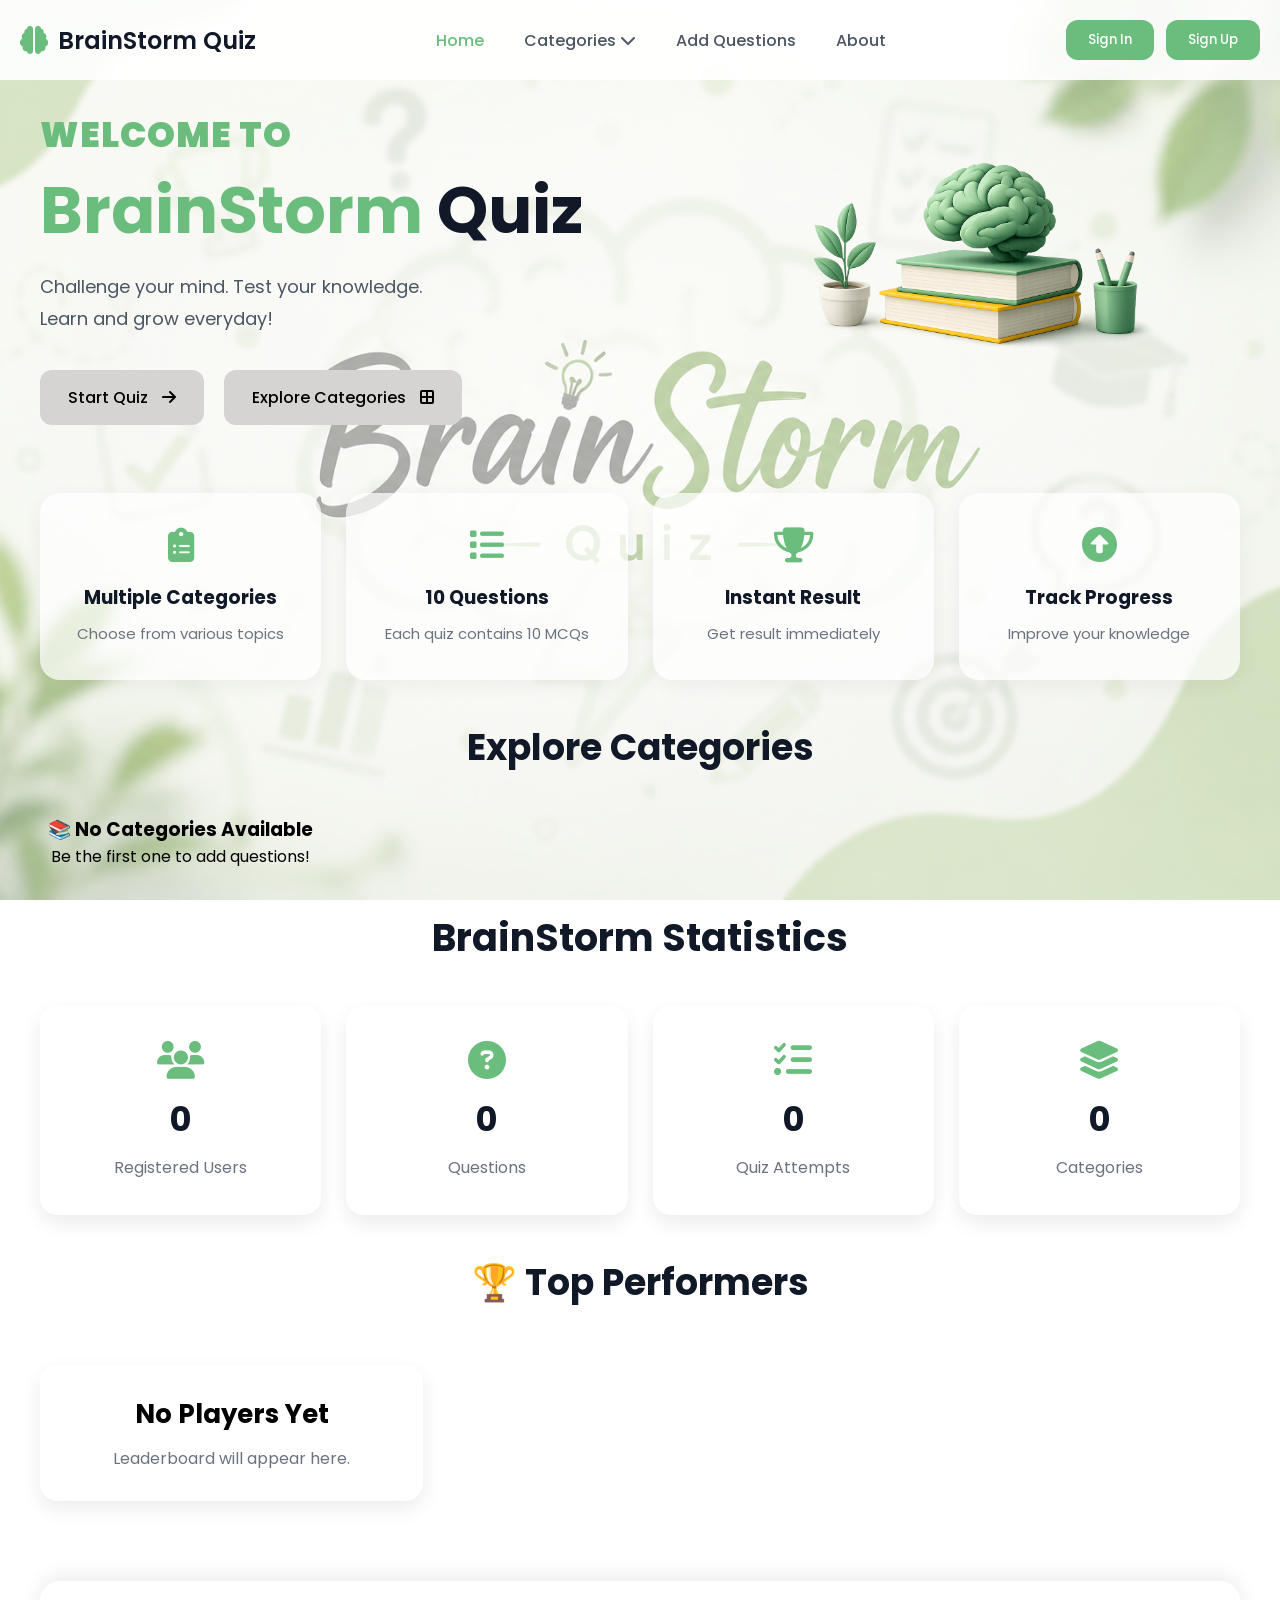
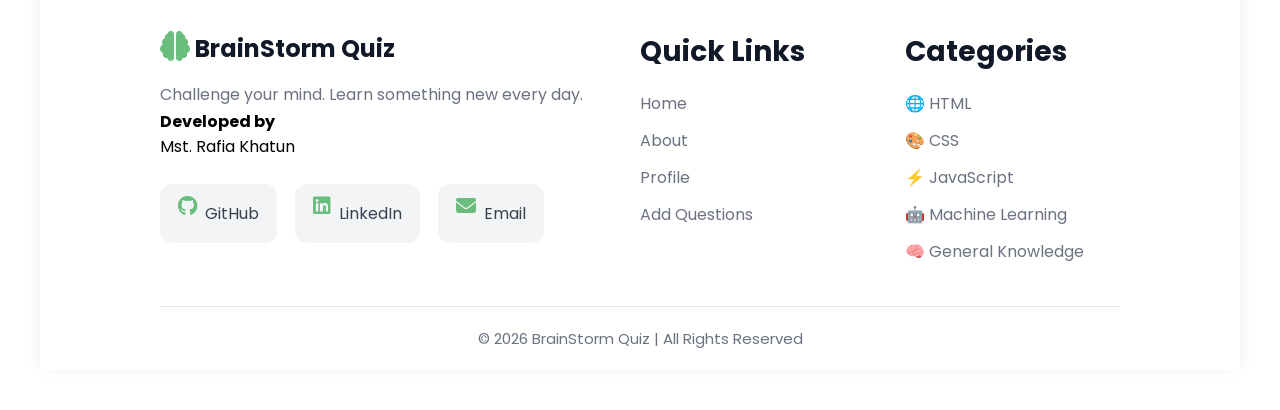
<file: index.html>
<!DOCTYPE html>
<html lang="en-US">
    <head>
        <meta charset="UTF-8">
        <meta name="viewport" content="width=device-width, initial-scale=1.0">
        <title>BrainStorm Quiz</title>
        <link rel="stylesheet" href="style.css">
        <!-- Google Font -->
        <link href="https://fonts.googleapis.com/css2?family=Poppins:wght@300;400;500;600;700&display=swap" rel="stylesheet">

        <!-- Font Awesome -->
        <link rel="stylesheet" href="https://cdnjs.cloudflare.com/ajax/libs/font-awesome/6.5.1/css/all.min.css">    
    </head>

    <body>
        <nav class="navbar">
            <div class="logo">
                <i class="fa-solid fa-brain"></i>
                <h2>BrainStorm Quiz</h2>
            </div>

            <button class="menu-toggle" id="menuToggle">
                <i class="fa-solid fa-bars"></i>
            </button>

            <ul class="nav-links" id="navLinks">
                <li><a href="index.html" class="home">Home</a></li>

                <li class="dropdown"><a href="#"> Categories <i class="fa-solid fa-chevron-down"></i> </a>
                    <ul class="dropdown-menu">
                        <li><a data-category="HTML">HTML</a></li>
                        <li><a data-category="CSS">CSS</a></li>
                        <li><a data-category="JavaScript">JavaScript</a></li>
                        <li><a data-category="Machine Learning">Machine Learning</a></li>
                        <li><a data-category="General Knowledge">General Knowledge</a></li>
                    </ul>
                </li>

                <li id="quizNav" style="display:none;"> <a href="#">Quiz</a> </li>
                <li><a href="add question/add-questions.html" class="signLink">Add Questions</a></li>
                <li id="profileNav" style="display:none;"><a href="profile/profile.html">Profile </a></li>
                <li><a href="about/about.html">About</a></li>
            </ul>

            <div class="nav-btn" id="navButtons">
                <a href="sign-up-in page/login.html">
                <button class="sign-in">Sign In</button>
                </a>

                <a href="sign-up-in page/register.html">
                <button class="sign-in">Sign Up</button>
                </a>
            </div>
        </nav>

        <section class="hero">
            <div class="hero-text">
                <p class="wlc">WELCOME TO</p>
                <h1><span>BrainStorm</span> Quiz</h1>
                <p class="dscrpt">Challenge your mind. Test your knowledge. <br>
                    Learn and grow everyday!
                </p>

                <div class="hero-btns">
                    <button class="start-btn signLink">Start Quiz <i class="fa-solid fa-arrow-right"></i></button>
                    <button class="explore-btn signLink">Explore Categories <i class="fa-solid fa-border-all"></i></button>
                </div>
            </div>

            <div class="hero-image">
                <img src="brain.png" alt="Brain Image">
            </div>
        </section>        

        <section class="features">
            <div class="card">
                <i class="fa-solid fa-clipboard-list"></i>
                <h3>Multiple Categories</h3>
                <p>Choose from various topics</p>
            </div>

            <div class="card">
                <i class="fa-solid fa-list"></i>
                <h3>10 Questions</h3>
                <p>Each quiz contains 10 MCQs</p>
            </div>

            <div class="card">
                <i class="fa-solid fa-trophy"></i>
                <h3>Instant Result</h3>
                <p>Get result immediately</p>
            </div>            

            <div class="card">
                <i class="fa-solid fa-circle-up"></i>
                <h3>Track Progress</h3>
                <p>Improve your knowledge</p>
            </div>
        </section>

        <section class="categories-preview">
            <h2>Explore Categories</h2>
            <div id="categoryCards" class="category-grid"></div>
        </section>         

        <section class="stats">
            <h2>
                BrainStorm Statistics
            </h2>

            <div class="stats-grid">
                <div class="stat-card">
                    <i class="fa-solid fa-users"></i>

                    <h3 id="totalUsers">
                        0
                    </h3>

                    <p>
                        Registered Users
                    </p>
                </div>

                <div class="stat-card">
                    <i class="fa-solid fa-circle-question"></i>
                    <h3 id="totalQuestions">
                        0
                    </h3>

                    <p>
                        Questions
                    </p>
                </div>

                <div class="stat-card">
                    <i class="fa-solid fa-list-check"></i>
                    <h3 id="totalAttempts">
                        0
                    </h3>

                    <p>
                        Quiz Attempts
                    </p>
                </div>

                <div class="stat-card">
                    <i class="fa-solid fa-layer-group"></i>
                    <h3 id="totalCategories">
                        0
                    </h3>

                    <p>
                        Categories
                    </p>
                </div>
            </div>
        </section>

        <section class="top-performers">
            <h2>
                🏆 Top Performers
            </h2>
            <div id="homeLeaderboard"></div>
        </section>
        
        <footer class="footer">
            <div class="footer-content">
                <div class="footer-logo">
                    <div class="inline">
                        <i class="fa-solid fa-brain"></i>
                        <h2>BrainStorm Quiz</h2>
                    </div>

                    <p>
                        Challenge your mind.
                        Learn something new every day.
                    </p>

                    <h4>Developed by</h4>
                    Mst. Rafia Khatun 

                    <div class="footer-social">
                        <a href="https://github.com/rafia419" target="_blank" >
                            <i class="fa-brands fa-github"></i>
                            GitHub
                        </a>

                        <a href="https://www.linkedin.com/in/mst-rafia-khatun-811391426" target="_blank">
                            <i class="fa-brands fa-linkedin"></i>
                            LinkedIn
                        </a>

                        <a
                            href="mailto:mstrafiakhatun419@gmail.com"
                        >
                            <i class="fa-solid fa-envelope"></i>
                            Email
                        </a>

                    </div> 
                </div>

                <div class="footer-links">
                    <h3>Quick Links</h3>
                    <a href="index.html">Home</a>
                    <a href="about/about.html">About</a>
                    <a href="profile/profile.html">Profile</a>
                    <a href="add question/add-questions.html">Add Questions</a>
                </div>

                <div class="footer-contact">
                    <h3>Categories</h3>
                    <p>🌐 HTML</p>
                    <p>🎨 CSS</p>
                    <p>⚡ JavaScript</p>
                    <p>🤖 Machine Learning</p>
                    <p>🧠 General Knowledge</p>
                </div>
            </div>

            <div class="footer-bottom">
                © <span id="year"></span> BrainStorm Quiz | All Rights Reserved
            </div>
        </footer>

        <button id="topBtn">
            <i class="fa-solid fa-arrow-up"></i>
        </button>

        <script src="homepg.js"></script>
        <script src="js/auth.js"></script>
        <script src="js/category-dropdown.js"></script>
        <script src="js/quiz-navigation.js"></script>
    </body>
</html>
</file>
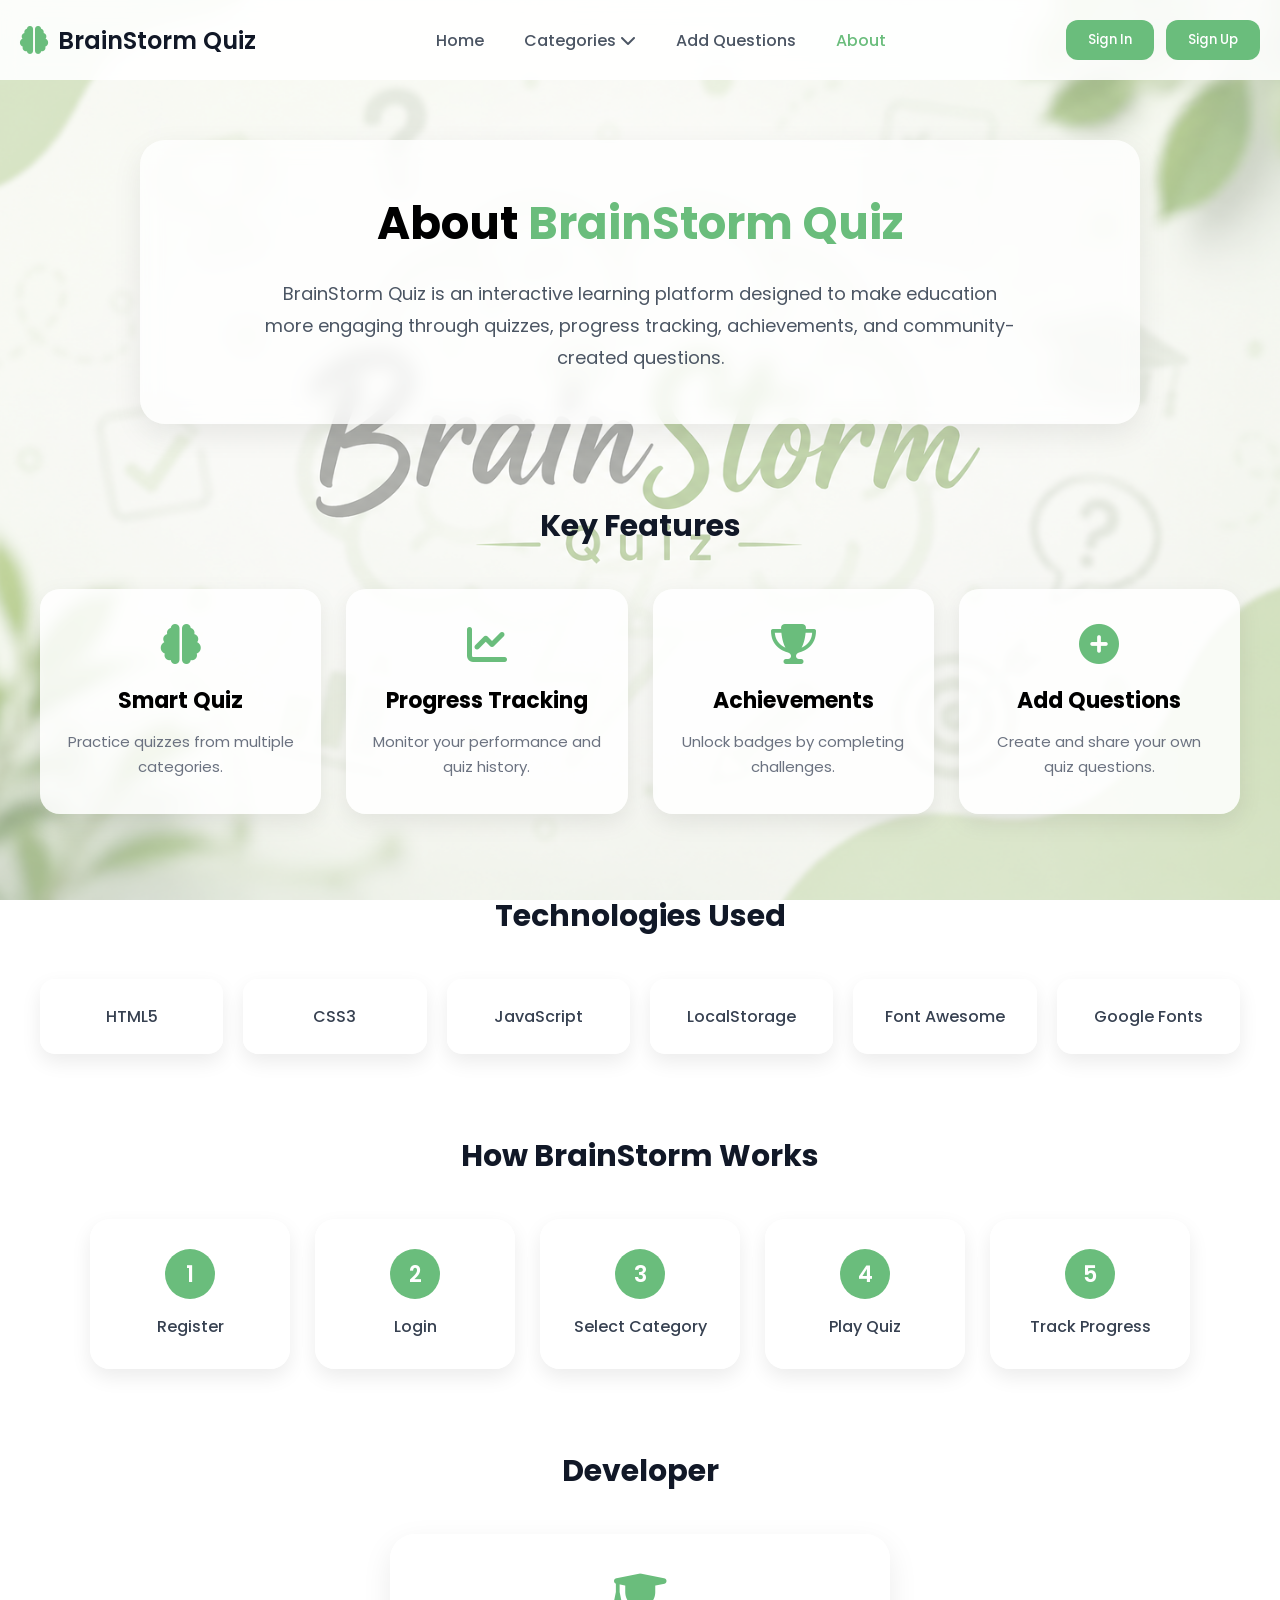
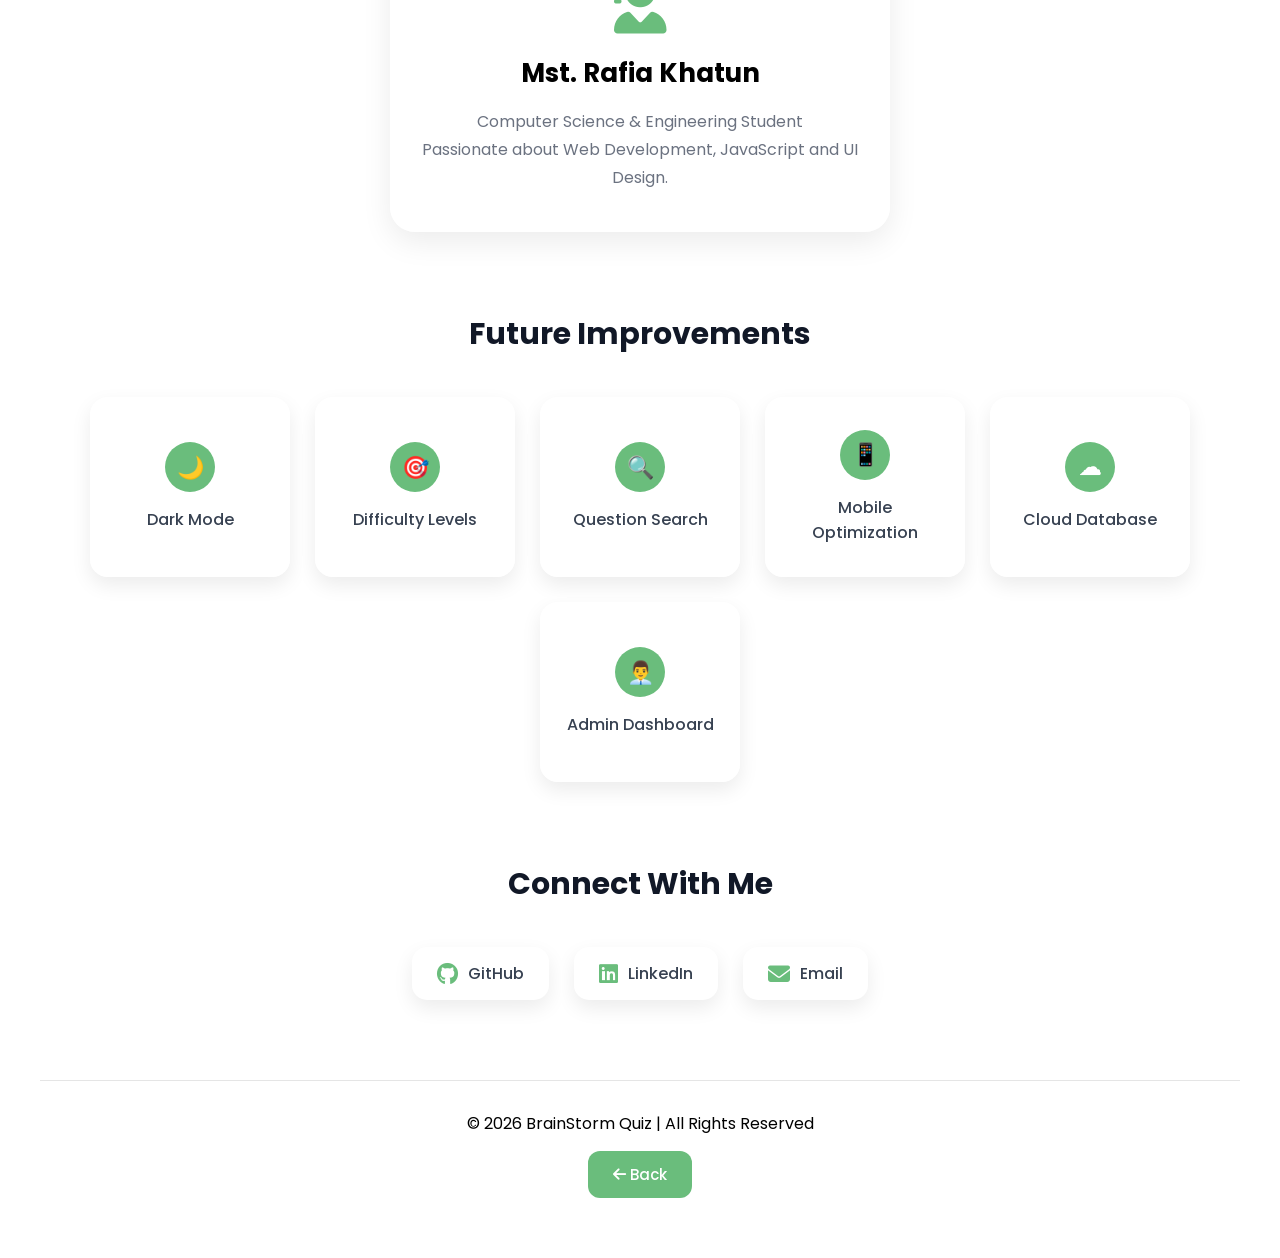
<file: about/about.html>
<!DOCTYPE html>
<html lang="en-US">

<head>

    <meta charset="UTF-8">

    <meta
        name="viewport"
        content="width=device-width, initial-scale=1.0"
    >

    <title>
        About | BrainStorm Quiz
    </title>

    <link
        rel="stylesheet"
        href="about.css"
    >

    <!-- Google Font -->
    <link
        href="https://fonts.googleapis.com/css2?family=Poppins:wght@300;400;500;600;700&display=swap"
        rel="stylesheet"
    >

    <!-- Font Awesome -->
    <link
        rel="stylesheet"
        href="https://cdnjs.cloudflare.com/ajax/libs/font-awesome/6.5.1/css/all.min.css"
    >

</head>

<body>

        <nav class="navbar">
            <div class="logo">
                <i class="fa-solid fa-brain"></i>
                <h2>BrainStorm Quiz</h2>
            </div>

            <button class="menu-toggle" id="menuToggle">
                <i class="fa-solid fa-bars"></i>
            </button>

            <ul class="nav-links" id="navLinks">
                <li><a href="../index.html">Home</a></li>

                <li class="dropdown"><a href="#"> Categories <i class="fa-solid fa-chevron-down"></i> </a>
                    <ul class="dropdown-menu">
                        <li><a data-category="HTML">HTML</a></li>
                        <li><a data-category="CSS">CSS</a></li>
                        <li><a data-category="JavaScript">JavaScript</a></li>
                        <li><a data-category="Machine Learning">Machine Learning</a></li>
                        <li><a data-category="General Knowledge">General Knowledge</a></li>
                        <li class="mobile-user"><a href="#" onclick="logout()"><i class="fa-solid fa-right-from-bracket"></i>Logout</a></li>
                    </ul>
                </li>

                <li><a href="../add question/add-questions.html" class="signLink">Add Questions</a></li>
                <li id="profileNav" style="display:none;"><a href="../profile/profile.html">Profile </a></li>
                <li><a href="../about/about.html" class="home">About</a></li>
            </ul>

            <div class="nav-btn" id="navButtons">
                <a href="../sign-up-in page/login.html">
                <button class="sign-in">Sign In</button>
                </a>

                <a href="../sign-up-in page/register.html">
                <button class="sign-in">Sign Up</button>
                </a>
            </div>
        </nav>
    <section class="about-hero">

        <h1>
            About
            <span>
                BrainStorm Quiz
            </span>
        </h1>

        <p>

            BrainStorm Quiz is an interactive learning platform
            designed to make education more engaging through
            quizzes, progress tracking, achievements, and
            community-created questions.

        </p>

    </section>


    <section class="about-features">

        <h2>
            Key Features
        </h2>

        <div class="feature-grid">

            <div class="feature-card">

                <i class="fa-solid fa-brain"></i>

                <h3>
                    Smart Quiz
                </h3>

                <p>
                    Practice quizzes from multiple categories.
                </p>

            </div>

            <div class="feature-card">

                <i class="fa-solid fa-chart-line"></i>

                <h3>
                    Progress Tracking
                </h3>

                <p>
                    Monitor your performance and quiz history.
                </p>

            </div>

            <div class="feature-card">

                <i class="fa-solid fa-trophy"></i>

                <h3>
                    Achievements
                </h3>

                <p>
                    Unlock badges by completing challenges.
                </p>

            </div>

            <div class="feature-card">

                <i class="fa-solid fa-circle-plus"></i>

                <h3>
                    Add Questions
                </h3>

                <p>
                    Create and share your own quiz questions.
                </p>

            </div>

        </div>

    </section>


    <section class="technology">

        <h2>
            Technologies Used
        </h2>

        <div class="tech-grid">

            <div>HTML5</div>

            <div>CSS3</div>

            <div>JavaScript</div>

            <div>LocalStorage</div>

            <div>Font Awesome</div>

            <div>Google Fonts</div>

        </div>

    </section>


    <section class="workflow">

        <h2>
            How BrainStorm Works
        </h2>

        <div class="workflow-grid">

            <div>

                <span>1</span>

                <p>
                    Register
                </p>

            </div>

            <div>

                <span>2</span>

                <p>
                    Login
                </p>

            </div>

            <div>

                <span>3</span>

                <p>
                    Select Category
                </p>

            </div>

            <div>

                <span>4</span>

                <p>
                    Play Quiz
                </p>

            </div>

            <div>

                <span>5</span>

                <p>
                    Track Progress
                </p>

            </div>

        </div>

    </section>


    <section class="developer">

        <h2>
            Developer
        </h2>

        <div class="developer-card">

            <i class="fa-solid fa-user-graduate"></i>

            <h3>
                Mst. Rafia Khatun
            </h3>

            <p>

                Computer Science & Engineering Student

            </p>

            <p>

                Passionate about Web Development,
                JavaScript and UI Design.

            </p>

        </div>

    </section>


    <section class="future">

        <h2>
            Future Improvements
        </h2>

        <div class="future-grid">

            <div>
                <span>🌙</span>
                <p>Dark Mode</p>
            </div>

            <div>
                <span>🎯</span>
                <p>Difficulty Levels</p>
            </div>

            <div>
                <span>🔍</span>
                <p>Question Search</p>
            </div>

            <div>
                <span>📱</span>
                <p>Mobile Optimization</p>
            </div>

            <div>
                <span>☁ </span>
                <p>Cloud Database</p>
            </div>

            <div>
                <span>👨‍💼</span>
                <p>Admin Dashboard</p>
            </div>

        </div>

    </section>


    <section class="connect">

        <h2>
            Connect With Me
        </h2>

        <div class="social-links">

            <a
                href="https://github.com/rafia419"
                target="_blank"
            >
                <i class="fa-brands fa-github"></i>

                GitHub
            </a>

            <a
                href="https://www.linkedin.com/in/mst-rafia-khatun-811391426"
                target="_blank"
            >
                <i class="fa-brands fa-linkedin"></i>

                LinkedIn
            </a>

            <a
                href="mailto:mstrafiakhatun419@email.com"
            >
                <i class="fa-solid fa-envelope"></i>

                Email
            </a>

        </div>

    </section>


    <section class="about-footer">
        <div class="footer-bottom">
            © <span id="year"></span> BrainStorm Quiz | All Rights Reserved
        </div>

        <button
            class="back-btn"
            onclick="history.back()"
        >

            <i class="fa-solid fa-arrow-left"></i>

            Back

        </button>


    </section>

        <script src="../js/auth.js"></script>
        <script src="../js/category-dropdown.js"></script>
        <script src="../js/quiz-navigation.js"></script>
        <script src="about.js"></script>

</body>

</html>
</file>
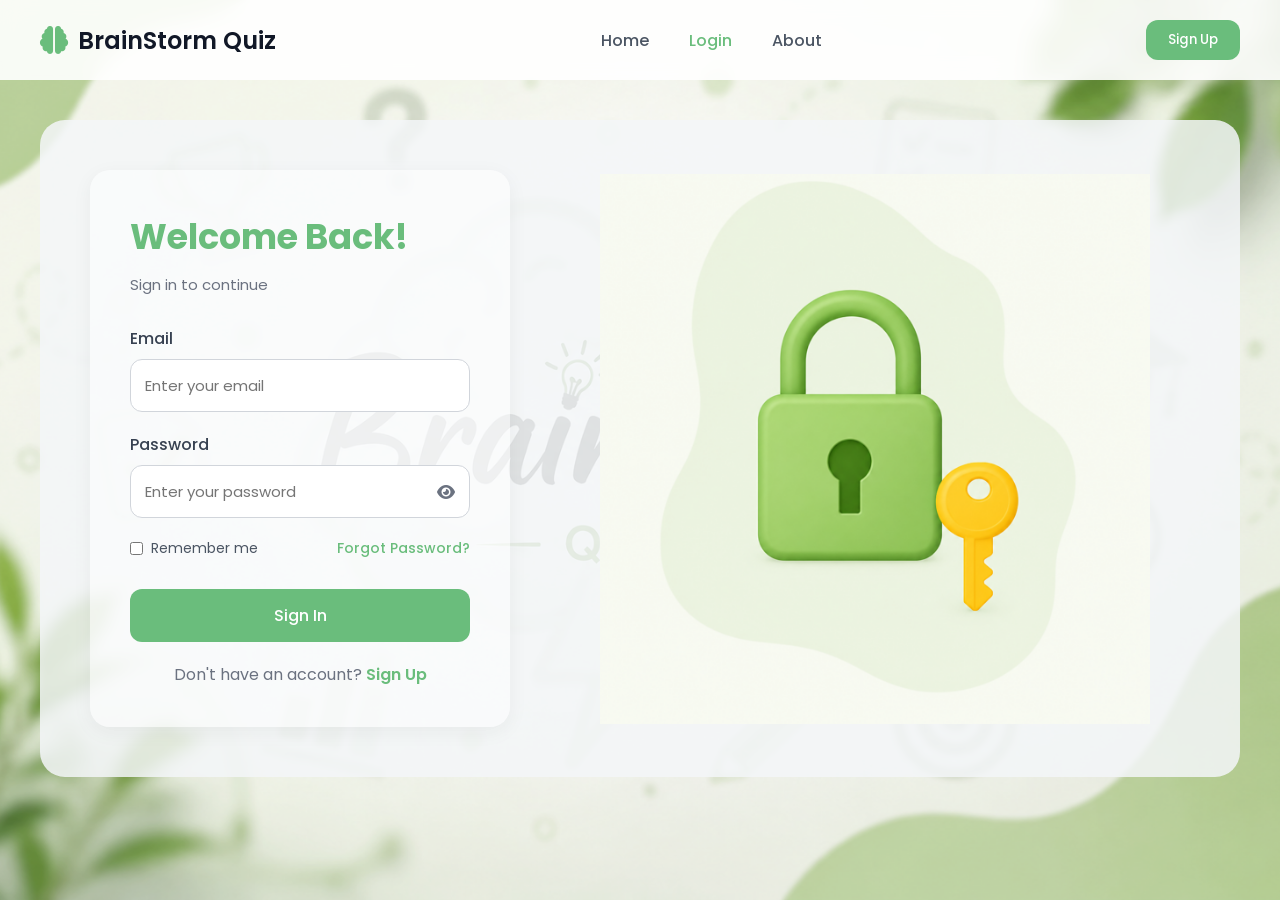
<file: add question/add-questions.html>
<!DOCTYPE html>
<html lang="en-US">

<head>
    <meta charset="UTF-8">
    <meta name="viewport" content="width=device-width, initial-scale=1.0">
    <title>BrainStorm Quiz - Add Question</title>

    <link rel="stylesheet" href="add-questions.css">

    <!-- Google Font -->
    <link href="https://fonts.googleapis.com/css2?family=Poppins:wght@300;400;500;600;700&display=swap"
        rel="stylesheet">

    <!-- Font Awesome -->
    <link rel="stylesheet"
        href="https://cdnjs.cloudflare.com/ajax/libs/font-awesome/6.5.1/css/all.min.css">
</head>

<body>
    <nav class="navbar">

        <div class="logo">
            <i class="fa-solid fa-brain"></i>
            <h2>BrainStorm Quiz</h2>
        </div>

        <button class="menu-toggle" id="menuToggle">
            <i class="fa-solid fa-bars"></i>
        </button>       

        <ul class="nav-links" id="navLinks">
            <li><a href="../index.html">Home</a></li>
            <li class="dropdown"><a href="#"> Categories <i class="fa-solid fa-chevron-down"></i> </a>
                <ul class="dropdown-menu">
                    <li><a data-category="HTML">HTML</a></li>
                    <li><a data-category="CSS">CSS</a></li>
                    <li><a data-category="JavaScript">JavaScript</a></li>
                    <li><a data-category="Machine Learning">Machine Learning</a></li>
                    <li><a data-category="General Knowledge">General Knowledge</a></li>
                    <li class="mobile-user"><a href="#" onclick="logout()"><i class="fa-solid fa-right-from-bracket"></i>Logout</a></li>
                </ul>
            </li>
            <li><a href="add-question.html" class="active">Add Questions</a></li>
            <li><a href="../profile/profile.html">Profile</a></li>
            <li><a href="../about/about.html">About</a></li>
        </ul>

        <div class="nav-btn" id="navButtons">
            <a href="../index.html">
                <button class="log-out">Log Out</button>
            </a>
        </div>

    </nav>


    <section class="main-container">

        <div class="question-form">
            <h1>Add New Question</h1>

            <form id="questionForm">

                <div class="input-box">

                    <label>Category</label>
                    <select id="category">

                        <option value="">Select Category</option>
                        <option value="HTML">HTML</option>
                        <option value="CSS">CSS</option>
                        <option value="JavaScript">JavaScript</option>
                        <option value="General Knowledge">General Knowledge</option>
                        <option value="Machine Learning">Machine Learning</option>

                    </select>

                </div>

                <div class="input-box">
                    <label>Question</label>
                    <textarea id="question"
                        placeholder="Enter your question"></textarea>
                </div>

                <div class="input-box">
                    <label>Option 1</label>
                    <input type="text" id="option1">
                </div>

                <div class="input-box">
                    <label>Option 2</label>
                    <input type="text" id="option2">
                </div>

                <div class="input-box">
                    <label>Option 3</label>
                    <input type="text" id="option3">
                </div>

                <div class="input-box">
                    <label>Option 4</label>
                    <input type="text" id="option4">
                </div>

                <div class="input-box">

                    <label>Correct Answer</label>

                    <select id="correctAnswer">
                        <option value="">Select Correct Answer</option>
                        <option value="1">Option 1</option>
                        <option value="2">Option 2</option>
                        <option value="3">Option 3</option>
                        <option value="4">Option 4</option>
                    </select>

                </div>

                <button id="submitBtn" type="submit" class="add-btn">
                    Add Question
                </button>


            </form>

        </div>

        <div class="question-list">
            <h1>My Questions</h1>
            <div id="allQuestions"></div>
        </div>
    </section>

    <script src="../js/auth.js"></script>
    <script src="../js/category-dropdown.js"></script>
    <script src="add-questions.js"></script>

</body>
</html>
</file>
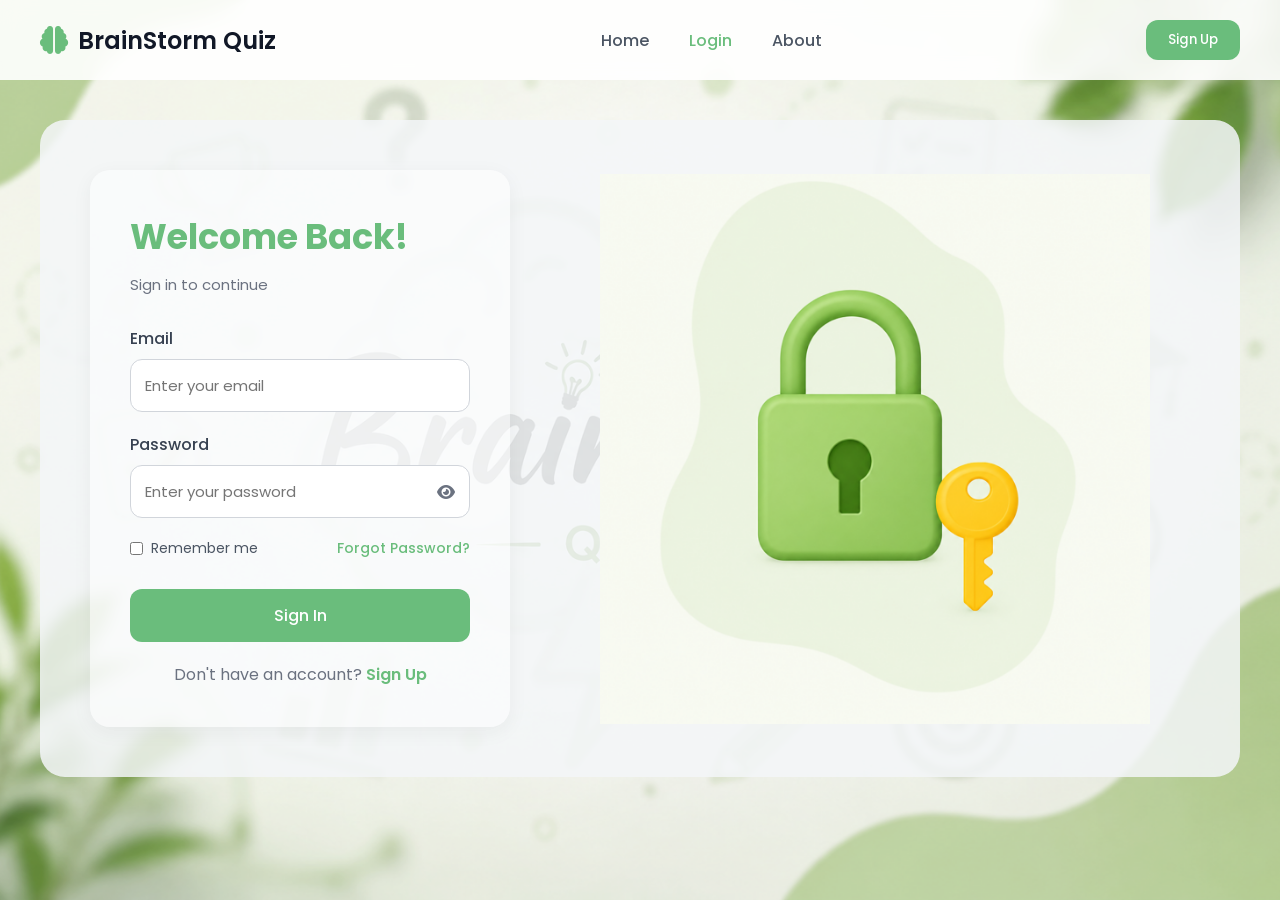
<file: profile/profile.html>
<!DOCTYPE html>
<html lang="en-US">
<head>
    <meta charset="UTF-8">
    <meta name="viewport"
    content="width=device-width, initial-scale=1.0">

    <title>
        BrainStorm Quiz - Profile
    </title>

    <link rel="stylesheet"
    href="profile.css">

    <!-- Google Font -->
    <link
    href="https://fonts.googleapis.com/css2?family=Poppins:wght@300;400;500;600;700&display=swap"
    rel="stylesheet">

    <!-- Font Awesome -->
    <link rel="stylesheet"
    href="https://cdnjs.cloudflare.com/ajax/libs/font-awesome/6.5.1/css/all.min.css">
</head>

<body>
    <!-- Navbar -->
    <nav class="navbar">
        <div class="logo">
            <i class="fa-solid fa-brain"></i>
            <h2>BrainStorm Quiz</h2>
        </div>

        <button class="menu-toggle" id="menuToggle">
            <i class="fa-solid fa-bars"></i>
        </button>        

        <ul class="nav-links" id="navLinks">
            <li><a href="../index.html">Home</a></li>
            <li class="dropdown"><a href="#"> Categories <i class="fa-solid fa-chevron-down"></i> </a>
                <ul class="dropdown-menu">
                    <li><a data-category="HTML">HTML</a></li>
                    <li><a data-category="CSS">CSS</a></li>
                    <li><a data-category="JavaScript">JavaScript</a></li>
                    <li><a data-category="Machine Learning">Machine Learning</a></li>
                    <li><a data-category="General Knowledge">General Knowledge</a></li>
                    <li class="mobile-user"><a href="#" onclick="logout()"><i class="fa-solid fa-right-from-bracket"></i>Logout</a></li>
                </ul>
            </li>
            <li><a href="../add question/add-questions.html">Add Questions</a></li>
            <li><a href="../profile/profile.html" class="active">Profile</a></li>
            <li><a href="../about/about.html">About</a></li>
        </ul>

        <div class="nav-btn" id="navButtons">
            <a href="../index.html">
                <button class="log-out">
                    Log Out
                </button>
            </a>
        </div>
    </nav>

    <!-- Profile Section -->
    <section class="profile-container">

        <!-- Left Side -->
        <div class="profile-card">
            <div class="profile-image">
                <i class="fa-solid fa-user"></i>
            </div>

            <div class="profile-info">
                <h2 id="userName">
                    User Name
                </h2>

                <p class="info">
                    <i class="fa-solid fa-envelope"></i>
                    <span id="userEmail">
                        user@gmail.com
                    </span>
                </p>

                <p class="info">
                    <i class="fa-solid fa-calendar"></i>
                    Joined:
                    <span id="joinDate">
                        May 2026
                    </span>
                </p>
            </div>

            <!-- Account Settings -->
            <div class="account-settings">
                <h3>
                    Account Settings
                </h3>

                <button class="setting-btn">
                    <i class="fa-solid fa-user-pen"></i>
                    Change Name
                </button>

                <button class="setting-btn">
                    <i class="fa-solid fa-lock"></i>
                    Change Password
                </button>

                <button class="setting-btn">
                    <i class="fa-solid fa-image"></i>
                    Change Profile Picture
                </button>

                <button onclick="history.back()" class="back-btn">
                    ⬅ Back
                </button>                 
            </div>           
        </div>

        <!-- Right Side -->
        <div class="profile-details">

            <!-- Statistics -->
            <div class="stats-grid">
                <div class="stat-card">
                    <i class="fa-solid fa-clipboard-list"></i>
                    <h3 id="quizPlayed">
                        0
                    </h3>
                    <p>Quiz Played</p>
                </div>

                <div class="stat-card">
                    <i class="fa-solid fa-check"></i>
                    <h3 id="correctAnswers">
                        0
                    </h3>
                    <p>Correct Answers</p>
                </div>

                <div class="stat-card">
                    <i class="fa-solid fa-trophy"></i>
                    <h3 id="bestScore">
                        0
                    </h3>
                    <p>Best Score</p>
                </div>

                <div class="stat-card">
                    <i class="fa-solid fa-chart-line"></i>
                    <h3 id="averageScore">
                        0%
                    </h3>
                    <p>Average Score</p>
                </div>
            </div>

            <!-- Leaderboard -->
            <div class="leaderboard-section">
                <h2>🏆 Leaderboard</h2>
                <div id="leaderboard"></div>
                <div class="my-rank">
                    <strong>Your Rank:</strong>
                    <span id="userRank">#-</span>
                </div>
            </div> 

            <!-- Category Performance -->
            <div class="performance-section">
                <h2>
                    📊 Category Performance
                </h2>

                <div id="categoryPerformance"></div>
            </div>

            <!-- Achievements -->
            <div class="achievement-section">
                <h2>
                    🏅 Achievements
                </h2>
                <div id="achievementList"></div>
            </div>            

            <!-- Question Statistics -->
            <div class="question-stats-section">
                <h2>📝 Question Statistics</h2>
                <div id="questionStats"></div>
                <div class="total-question">
                    Total Questions Created:
                    <span id="totalQuestionsCreated">0</span>
                </div>
            </div>

            <!-- Quiz History -->
            <div class="quiz-history-section">
                <h2>📜 Recent Quiz History</h2>
                <div id="quizHistory"></div>
            </div>

            <!-- Added Questions -->
            <div class="question-section">
                <h2>
                    My Added Questions
                </h2>
                <div id="myQuestions">
                </div>
            </div> 

            <div class="bottom-back">
                <button onclick="history.back()"class="back-btn">
                    ⬅ Back
                </button>
            </div>
        </div>
    </section>

    <script src="../js/auth.js"></script>
    <script src="../js/category-dropdown.js"></script>
    <script src="profile.js"></script>
</body>
</html>
</file>
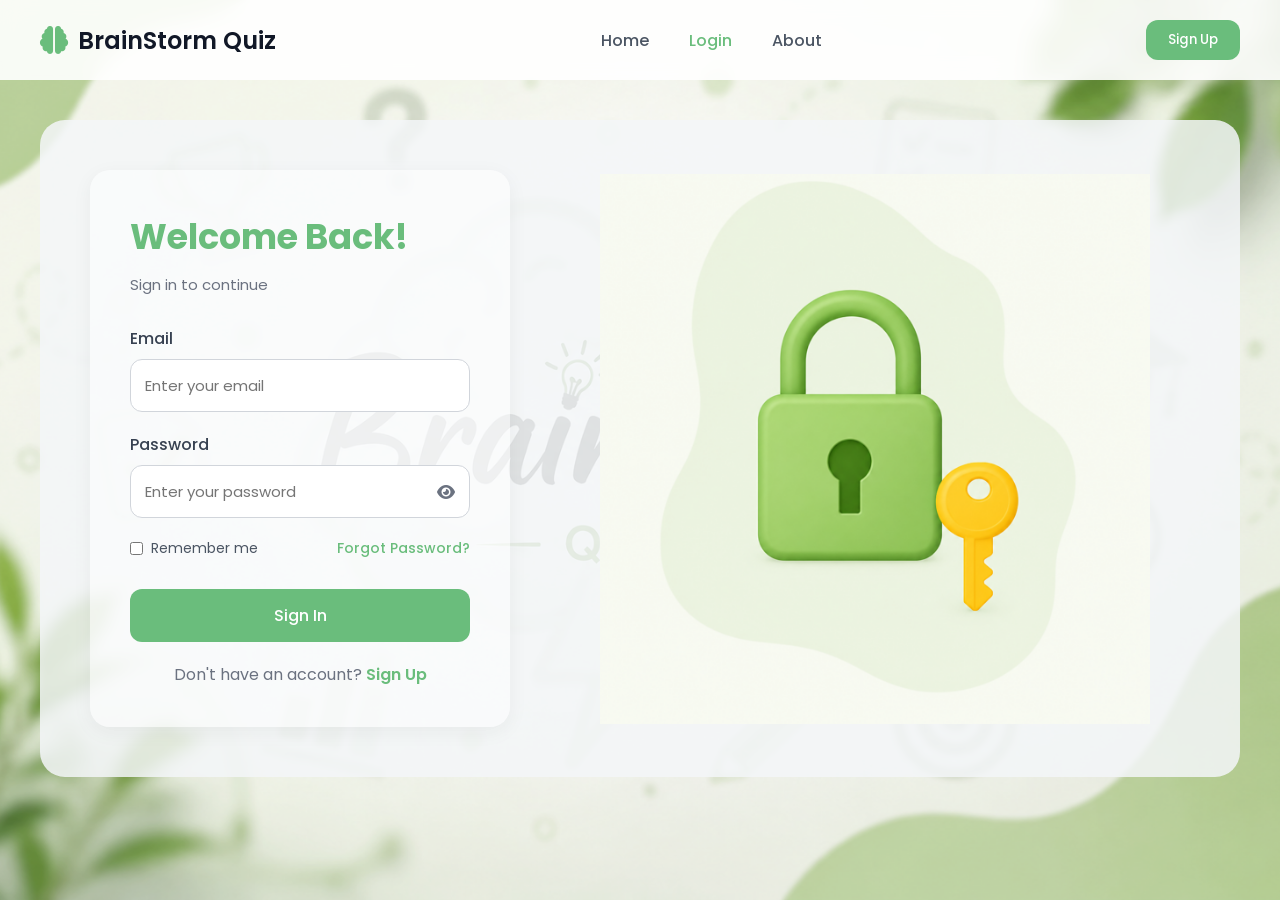
<file: quiz-question/quiz.html>
<!DOCTYPE html>
<html lang="en-US">

<head>
    <meta charset="UTF-8">
    <meta name="viewport" content="width=device-width, initial-scale=1.0">
    <title>BrainStorm Quiz - Quiz</title>

    <link rel="stylesheet" href="quiz.css">

    <!-- Google Font -->
    <link href="https://fonts.googleapis.com/css2?family=Poppins:wght@300;400;500;600;700&display=swap"
        rel="stylesheet">

    <!-- Font Awesome -->
    <link rel="stylesheet"
        href="https://cdnjs.cloudflare.com/ajax/libs/font-awesome/6.5.1/css/all.min.css">
</head>

<body>
    <nav class="navbar">

        <div class="logo">
            <i class="fa-solid fa-brain"></i>
            <h2>BrainStorm Quiz</h2>
        </div>

        <button class="menu-toggle" id="menuToggle">
            <i class="fa-solid fa-bars"></i>
        </button>

        <ul class="nav-links" id="navLinks">
            <li><a href="../index.html">Home</a></li>
            <li class="dropdown"><a href="#"> Categories <i class="fa-solid fa-chevron-down"></i> </a>
                <ul class="dropdown-menu">
                    <li><a data-category="HTML">HTML</a></li>
                    <li><a data-category="CSS">CSS</a></li>
                    <li><a data-category="JavaScript">JavaScript</a></li>
                    <li><a data-category="Machine Learning">Machine Learning</a></li>
                    <li><a data-category="General Knowledge">General Knowledge</a></li>
                    <li class="mobile-user"><a href="#" onclick="logout()"><i class="fa-solid fa-right-from-bracket"></i>Logout</a></li>
                </ul>
            </li>
            <li><a href="quiz.html" class="active">Quiz</a></li>
            <li><a href="../add question/add-questions.html">Add Questions</a></li>
            <li><a href="../profile/profile.html">Profile</a></li>
            <li><a href="../about/about.html">About</a></li>
        </ul>

        <div class="nav-btn" id="navButtons">
            <a href="../index.html">
                <button class="log-out">Log Out</button>
            </a>
        </div>

    </nav>


    <section class="quiz-container">

        <!-- Top -->

        <div class="quiz-top">

            <div class="question-count">
                Question <span id="currentQuestion">1</span>
                of
                <span id="totalQuestion">10</span>
            </div>

            <div class="timer">
                Time Left:
                <span id="time">10:00</span>
            </div>

        </div>


        <!-- Progress -->

        <div class="progress-bar">

            <div class="progress"></div>

        </div>


        <!-- Quiz Box -->

        <div class="quiz-box">
            <h2 id="questionText">
                Question Here
            </h2>

            <div class="options" id="optionsContainer">

            </div>


            <!-- Buttons -->

            <div class="quiz-buttons">

                <button id="prevBtn">
                    Previous
                </button>

                <button id="nextBtn">
                    Next
                </button>

            </div>

        </div>

    </section>
    <script src="../js/auth.js"></script>
    <script src="../js/category-dropdown.js"></script>
    <script src="quiz.js"></script>

</body>
</html>
</file>
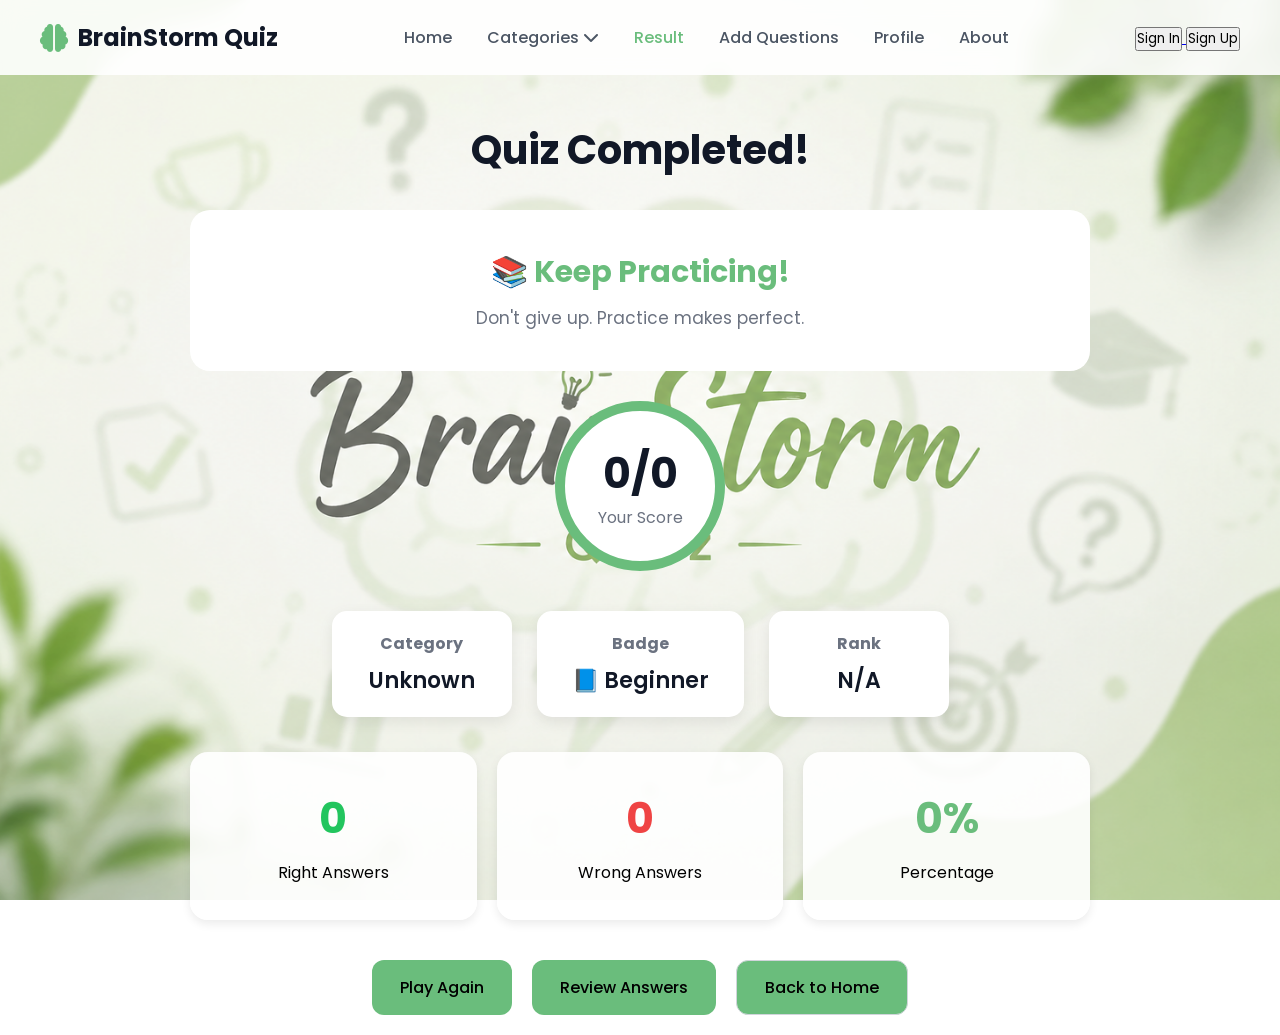
<file: result/result.html>
<!DOCTYPE html>
<html lang="en-US">

<head>
    <meta charset="UTF-8">
    <meta name="viewport" content="width=device-width, initial-scale=1.0">
    <title>BrainStorm Quiz - Result</title>

    <link rel="stylesheet" href="result.css">

    <!-- Google Font -->
    <link href="https://fonts.googleapis.com/css2?family=Poppins:wght@300;400;500;600;700&display=swap"
        rel="stylesheet">

    <!-- Font Awesome -->
    <link rel="stylesheet"
        href="https://cdnjs.cloudflare.com/ajax/libs/font-awesome/6.5.1/css/all.min.css">
</head>

<body>
    <nav class="navbar">

        <div class="logo">
            <i class="fa-solid fa-brain"></i>
            <h2>BrainStorm Quiz</h2>
        </div>

        <button class="menu-toggle" id="menuToggle">
            <i class="fa-solid fa-bars"></i>
        </button>

        <ul class="nav-links" id="navLinks">
            <li><a href="../index.html">Home</a></li>
            <li class="dropdown"><a href="#"> Categories <i class="fa-solid fa-chevron-down"></i> </a>
                <ul class="dropdown-menu">
                    <li><a data-category="HTML">HTML</a></li>
                    <li><a data-category="CSS">CSS</a></li>
                    <li><a data-category="JavaScript">JavaScript</a></li>
                    <li><a data-category="Machine Learning">Machine Learning</a></li>
                    <li><a data-category="General Knowledge">General Knowledge</a></li>
                </ul>
            </li>
            <li><a href="result.html" class="active">Result</a></li>
            <li><a href="../add question/add-questions.html">Add Questions</a></li>
            <li><a href="../profile/profile.html">Profile</a></li>
            <li><a href="../about/about.html">About</a></li>
        </ul>

        <div class="nav-btn" id="navButtons">
            <a href="../index.html">
                <button class="log-out">Log Out</button>
            </a>
        </div>

    </nav>


    <section class="result">
        <div class="result-container">

    <h1>Quiz Completed!</h1>

    <div class="performance-message">
        <h2 id="performanceTitle"></h2>
        <p id="performanceText"></p>
    </div>

    <!-- Score Circle -->
    <div class="score-circle">

        <div class="circle">

            <h2 id="scoreText">0/0</h2>

            <p>Your Score</p>

        </div>

    </div>

    <div class="quiz-info">

        <div class="info-box">
            <h4>Category</h4>
            <p id="quizCategory">HTML</p>
        </div>

        <div class="info-box">
            <h4>Badge</h4>
            <p id="badge">🥇 Gold</p>
        </div>

        <div class="info-box">
            <h4>Rank</h4>
            <p id="rank"># 2</p>
        </div>

    </div>

    <!-- Result Cards -->

    <div class="result-cards">

        <div class="card">

            <h2 id="correctAnswers">0</h2>

            <p>Right Answers</p>

        </div>

        <div class="card">

            <h2 id="wrongAnswers">0</h2>

            <p>Wrong Answers</p>

        </div>

        <div class="card">

            <h2 id="percentage">0%</h2>

            <p>Percentage</p>

        </div>

    </div>


    <!-- Buttons -->

    <div class="result-buttons">

        <button id="playAgainBtn">
            Play Again
        </button>

        <button id="reviewBtn">
            Review Answers
        </button>

        <button id="homeBtn">
            Back to Home
        </button>

    </div>
    </section>

    <script src="../js/auth.js"></script>
    <script src="../js/category-dropdown.js"></script>
    <script src="result.js"></script>

</body>
</html>
</file>
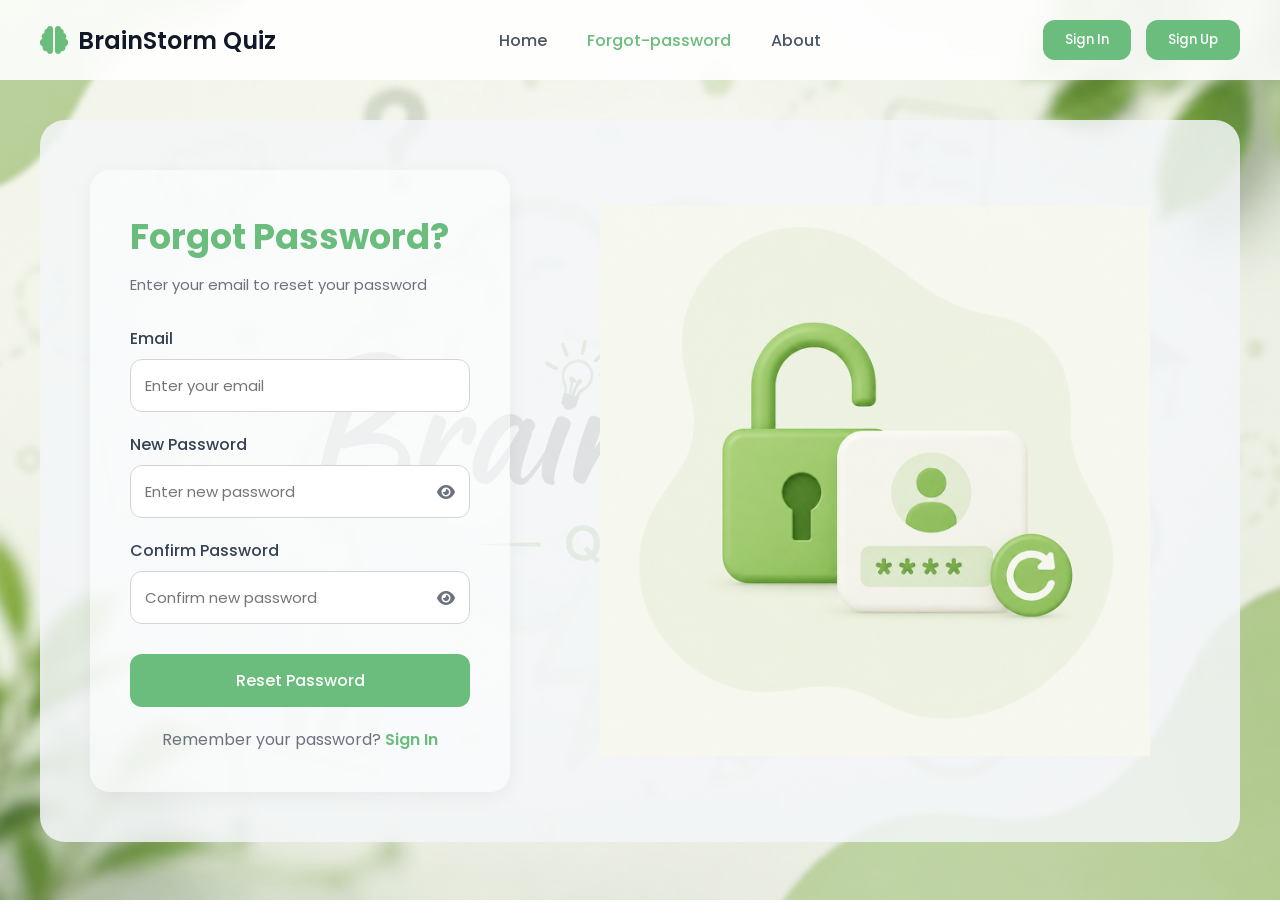
<file: sign-up-in page/forgot-pass.html>
<!DOCTYPE html>
<html lang="en-US">
    <head>
        <meta charset="UTF-8">
        <meta name="viewport" content="width=device-width, initial-scale=1.0">
        <title>BrainStorm Quiz-Forgot Password</title>
        <link rel="stylesheet" href="reg.css">
        <!-- Google Font -->
        <link href="https://fonts.googleapis.com/css2?family=Poppins:wght@300;400;500;600;700&display=swap" rel="stylesheet">

        <!-- Font Awesome -->
        <link rel="stylesheet" href="https://cdnjs.cloudflare.com/ajax/libs/font-awesome/6.5.1/css/all.min.css">    
    </head>

    <body>
        <nav class="navbar">
            <div class="logo">
                <i class="fa-solid fa-brain"></i>
                <h2>BrainStorm Quiz</h2>
            </div>

            <button class="menu-toggle" id="menuToggle">
                <i class="fa-solid fa-bars"></i>
            </button>

            <ul class="nav-links" id="navLinks">
                <li><a href="../index.html">Home</a></li>
                <li><a href="" class="home">Forgot-password</a></li>
                <li><a href="../about/about.html">About</a></li>
            </ul>

            <div class="nav-btn">
                <a href="login.html">
                <button class="sign-in">Sign In</button>
                </a>

                <a href="register.html">
                <button class="sign-in">Sign Up</button>
                </a>
            </div>
        </nav>

        <section class="hero">
            <div class="register-container">

                <div class="register-box">

                    <form>

                        <h1>Forgot Password?</h1>

                        <p class="sub-text">
                            Enter your email to reset your password
                        </p>

                        <div class="input-box">
                            <label>Email</label>
                            <input type="email" id="email" placeholder="Enter your email">
                        </div>

                        <div class="input-box">
                            <label>New Password</label>

                            <div class="password-box">
                                <input
                                    type="password"
                                    id="newPassword"
                                    placeholder="Enter new password"
                                >

                                <i class="fa-solid fa-eye toggle-password"></i>
                            </div>
                        </div>

                        <div class="input-box">
                            <label>Confirm Password</label>

                            <div class="password-box">
                                <input
                                    type="password"
                                    id="confirmPassword"
                                    placeholder="Confirm new password"
                                >

                                <i class="fa-solid fa-eye toggle-password"></i>
                            </div>
                        </div>

                        <button class="register-btn">
                            Reset Password
                        </button>

                        <p class="login-text">
                            Remember your password?
                            <a href="login.html">Sign In</a>
                        </p>
                    </form>
                </div>

                <div class="register-image">
                    <img src="forgot-pass.png" alt="Forgot Password Image">
                </div>
            </div>
        </section>
        <script src="forgott-pass.js"></script>
    </body>
</html>
</file>
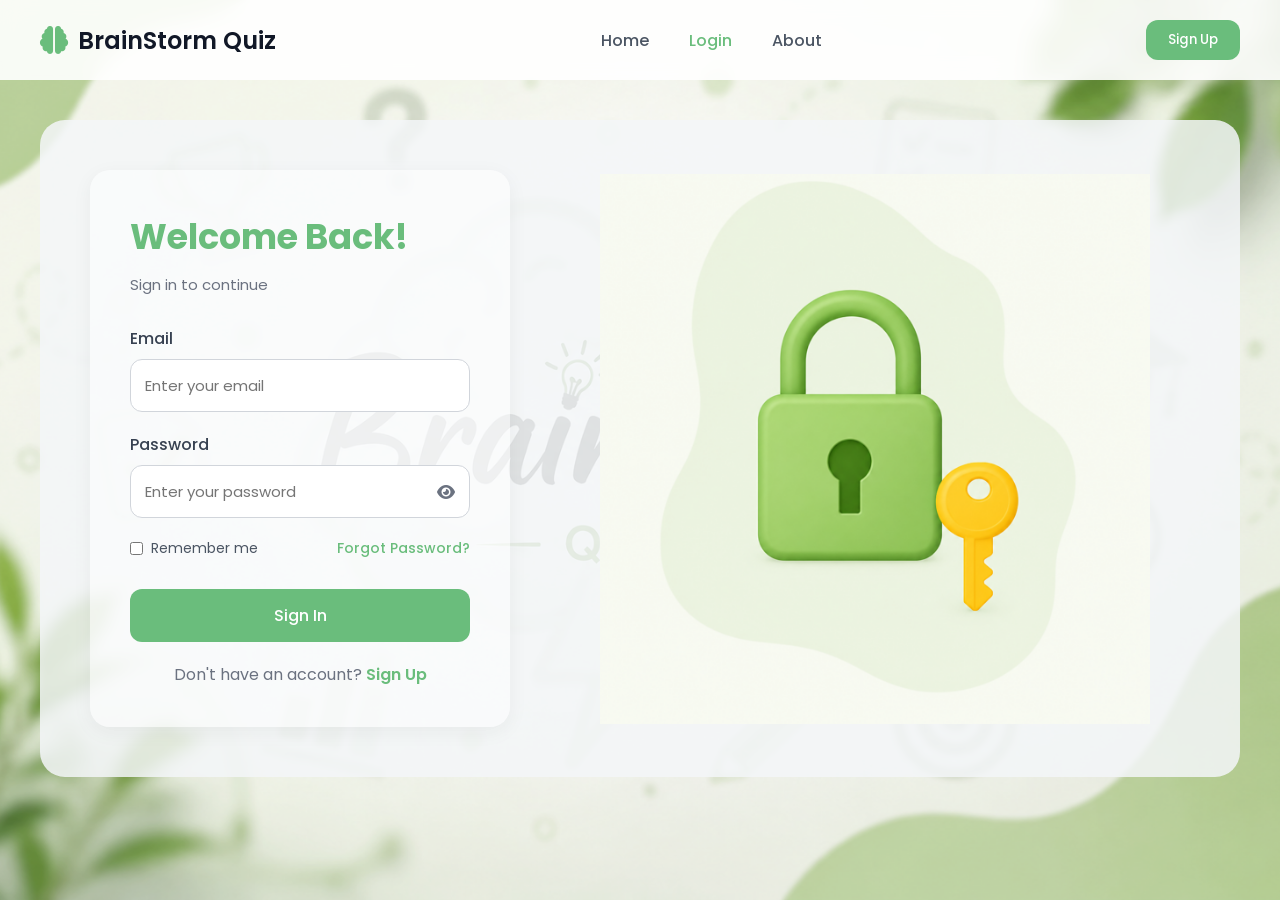
<file: sign-up-in page/login.html>
<!DOCTYPE html>
<html lang="en-US">
    <head>
        <meta charset="UTF-8">
        <meta name="viewport" content="width=device-width, initial-scale=1.0">
        <title>BrainStorm Quiz-Login Page</title>
        <link rel="stylesheet" href="reg.css">
        <!-- Google Font -->
        <link href="https://fonts.googleapis.com/css2?family=Poppins:wght@300;400;500;600;700&display=swap" rel="stylesheet">

        <!-- Font Awesome -->
        <link rel="stylesheet" href="https://cdnjs.cloudflare.com/ajax/libs/font-awesome/6.5.1/css/all.min.css">    
    </head>

    <body>
        <nav class="navbar">
            <div class="logo">
                <i class="fa-solid fa-brain"></i>
                <h2>BrainStorm Quiz</h2>
            </div>

            <button class="menu-toggle" id="menuToggle">
                <i class="fa-solid fa-bars"></i>
            </button>

            <ul class="nav-links" id="navLinks">
                <li><a href="../index.html">Home</a></li>
                <li><a href="" class="home">Login</a></li>
                <li><a href="../about/about.html">About</a></li>
            </ul>

            <div class="nav-btn">
                <a href="register.html">
                <button class="sign-in">Sign Up</button>
                </a>
            </div>
        </nav>

        <section class="hero">
            <div class="register-container">

                <div class="register-box">
                    <h1>Welcome Back!</h1>
                    <p class="sub-text">
                        Sign in to continue
                    </p>

                    <form>
                        <div class="input-box">
                            <label>Email</label>
                            <input type="email" placeholder="Enter your email">
                        </div>

                        <div class="input-box">
                            <label>Password</label>

                            <div class="password-box">
                                <input
                                    type="password"
                                    id="password"
                                    placeholder="Enter your password"
                                >

                                <i class="fa-solid fa-eye toggle-password"></i>
                            </div>
                        </div>

                        <div class="extra-options">
                            <div class="remember">
                                <input type="checkbox" id="remember">
                                <label for="remember">Remember me</label>
                            </div>

                            <a href="forgot-pass.html" class="forgot-password">
                                Forgot Password?
                            </a>
                        </div>

                        <button class="register-btn">
                            Sign In
                        </button>

                        <p class="login-text">
                            Don't have an account?
                            <a href="register.html">Sign Up</a>
                        </p>

                    </form>
                </div>

                <div class="register-image">
                    <img src="login.png" alt="Login Image">
                </div>
            </div>
        </section>
        <script src="login.js"></script>
    </body>
</html>
</file>
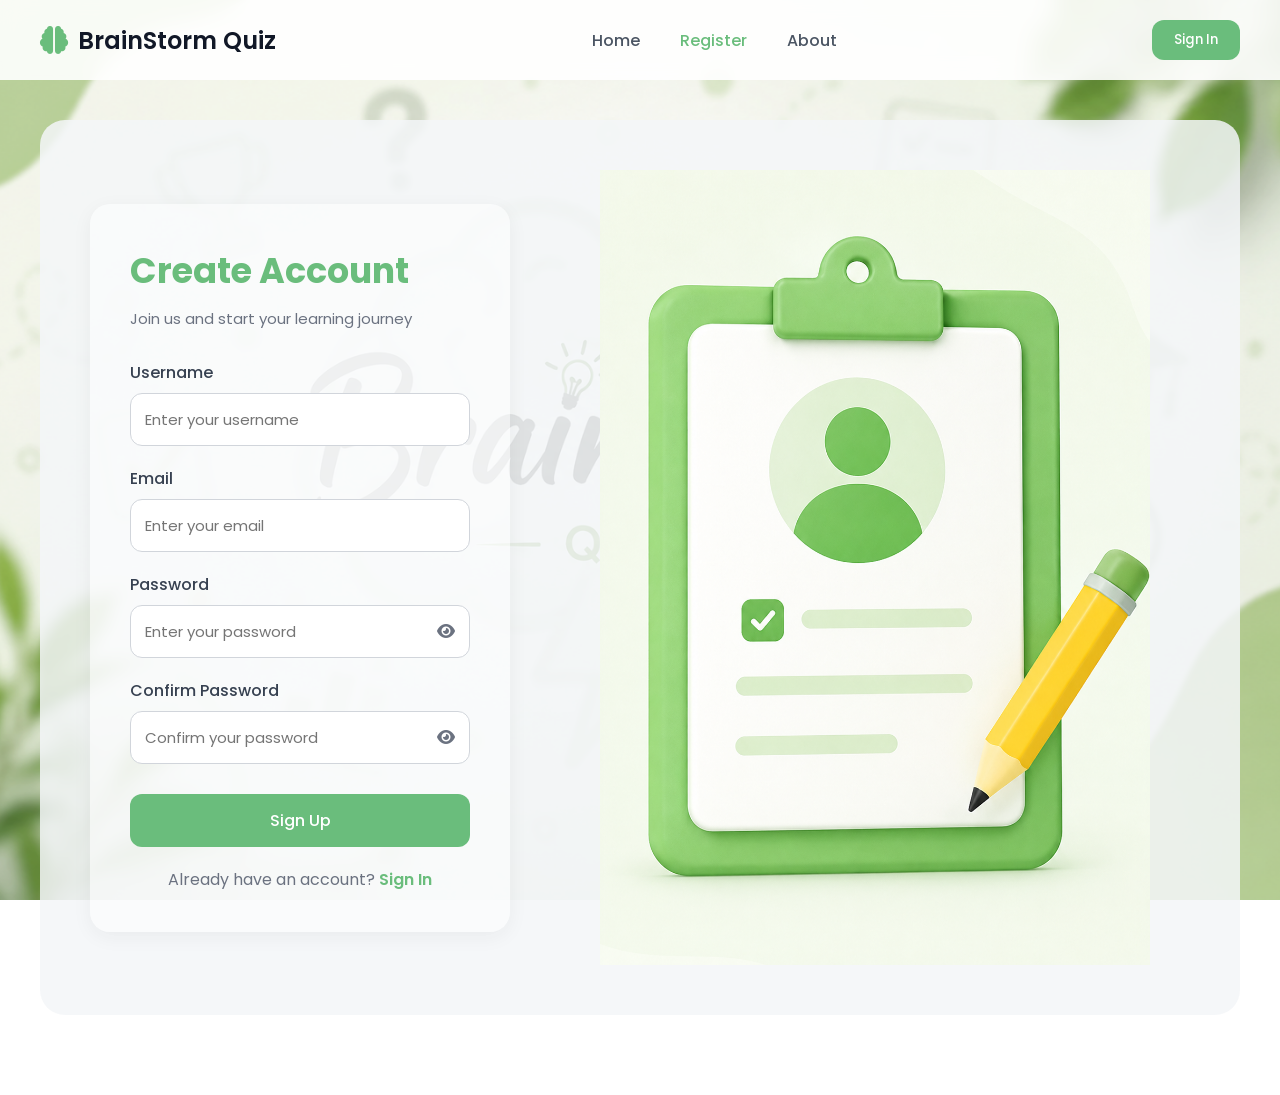
<file: sign-up-in page/register.html>
<!DOCTYPE html>
<html lang="en-US">
    <head>
        <meta charset="UTF-8">
        <meta name="viewport" content="width=device-width, initial-scale=1.0">
        <title>BrainStorm Quiz-Register Page</title>
        <link rel="stylesheet" href="reg.css">
        <!-- Google Font -->
        <link href="https://fonts.googleapis.com/css2?family=Poppins:wght@300;400;500;600;700&display=swap" rel="stylesheet">

        <!-- Font Awesome -->
        <link rel="stylesheet" href="https://cdnjs.cloudflare.com/ajax/libs/font-awesome/6.5.1/css/all.min.css">    
    </head>

    <body>
        <nav class="navbar">
            <div class="logo">
                <i class="fa-solid fa-brain"></i>
                <h2>BrainStorm Quiz</h2>
            </div>

            <button class="menu-toggle" id="menuToggle">
                <i class="fa-solid fa-bars"></i>
            </button>         

            <ul class="nav-links" id="navLinks">
                <li><a href="../index.html">Home</a></li>
                <li><a href="register.html" class="home">Register</a></li>
                <li><a href="../about/about.html">About</a></li>
            </ul>

            <div class="nav-btn">
                <a href="login.html">
                <button class="sign-in">Sign In</button>
                </a>
            </div>
        </nav>

        <section class="hero">
            <div class="register-container">

                <div class="register-box">
                    <h1>Create Account</h1>
                    <p class="sub-text">
                        Join us and start your learning journey
                    </p>

                    <form>
                        <div class="input-box">
                            <label>Username</label>
                            <input type="text" placeholder="Enter your username">
                        </div>

                        <div class="input-box">
                            <label>Email</label>
                            <input type="email" placeholder="Enter your email">
                        </div>

                        <div class="input-box">
                            <label>Password</label>

                            <div class="password-box">
                                <input
                                    type="password"
                                    id="password"
                                    placeholder="Enter your password"
                                >

                                <i class="fa-solid fa-eye toggle-password"></i>
                            </div>
                        </div>

                        <div class="input-box">
                            <label>Confirm Password</label>

                            <div class="password-box">
                                <input
                                    type="password"
                                    id="confirmPassword"
                                    placeholder="Confirm your password"
                                >

                                <i class="fa-solid fa-eye toggle-password"></i>
                            </div>
                        </div>

                        <button class="register-btn">
                            Sign Up
                        </button>

                        <p class="login-text">
                            Already have an account?
                            <a href="login.html">Sign In</a>
                        </p>

                    </form>
                </div>

                <div class="register-image">
                    <img src="register.png" alt="Register Image">
                </div>
            </div>
        </section>
        <script src="register.js"></script>
    </body>
</html>
</file>
<file: style.css>
*{
    margin: 0;
    padding: 0;    
    box-sizing: border-box;
    font-family: 'Poppins' , 'Segoe UI', sans-serif;
}

body{
    position: relative;
    padding: 100px 40px 40px 40px;
    background-image: url("background.png");
    background-size: cover;
    background-position: center;
    background-repeat: no-repeat;
    background-attachment: fixed;
    min-height: 100vh;
}

body::before{
    content: "";
    position: fixed;
    top: 0;
    left: 0;
    width: 100%;
    height: 100%;
    background: rgba(255,255,255,0.5);
    z-index: -1;
}

.navbar{
    position: fixed;
    top: 0;
    left: 0;
    width: 100%;
    display: flex;
    justify-content: space-between;
    align-items: center;
    padding: 20px 20px;
    background: rgba(255,255,255,0.9);
    backdrop-filter: blur(10px);
    z-index: 1000;
}

.logo{
    display: flex;
    align-items: center;
    gap: 10px;
}

.logo i{
    font-size: 28px;
    color: #6abd7c;
}

.logo h2{
    font-size: 24px;
    font-weight: 600;
    color: #111827;
}

.menu-toggle{
    display:none;
    background:none;
    border:none;
    font-size:28px;
    cursor:pointer;
    color:#6abd7c;
}

.nav-links{
    display: flex;
    gap: 40px;
    list-style: none;
}

.nav-links a{
    text-decoration: none;
    color: #4b5563;
    font-weight: 500;
    transition: 0.3s;
}

.nav-links a:hover, .nav-links .home{
    color: #6abd7c;
    border-bottom: 2px solid #6abd7c;
    padding-bottom: 2px;
    border-bottom: none;
}

.dropdown{
    position:relative;
}

.dropdown-menu{
    position:absolute;
    top:35px;
    left:0;
    background:white;
    width:180px;
    border-radius:12px;
    padding:10px;
    display:none;
    box-shadow:0 5px 20px rgba(0,0,0,0.15);
}

.dropdown:hover .dropdown-menu{
    display:block;
}

.dropdown.active .dropdown-menu{
    display:block;
}

.dropdown-menu li{
    list-style:none;
}

.dropdown-menu a{
    display:block;
    padding:10px;
    cursor:pointer;
}

.dropdown-menu a:hover{
    background:#6abd7c;
    color:white;
    padding: 10px;
    border-radius: 10px;
}

.dropdown>a i{
    transition:.3s;
}

.dropdown.active>a i{
    transform:rotate(180deg);
}

.nav-btn{
    display: flex;
    gap: 15px;
}

#navButtons{
    display:flex;
    align-items:center;
    gap:12px;
}

.sign-in, .sign-up{
    padding: 10px 22px;
    border-radius: 12px;
    border: none;
    cursor: pointer;
    font-weight: 500;
    transition: 0.3s;
    color: white;
    background: #6abd7c;
    border: none;
}

.sign-in:hover, .sign-up:hover{
    background: #90dda1;
}

.mobile-user{
    display:none;
}

.hero{
    display: flex;
    justify-content: space-between;
    align-items: center;
    gap:50px;
    margin-bottom: 60px;
    margin-top: 0px;
}

.hero-text{
    flex: 1;
}
.wlc{
    color: #6abd7c;
    font-size: 35px;
    font-weight: 900;
    margin-bottom: 10px;
    letter-spacing: 1px;
}

.hero-text h1{
    font-size: 65px;
    line-height: 80px;
    margin-bottom: 20px;
    color: #111827;
}

.hero-text span{
    color: #6abd7c;
}

.dscrpt{
    font-size: 18px;
    color: #4b5563;
    line-height: 32px;
    margin-bottom: 35px;
}

.hero-btns{
    display: flex;
    gap: 20px;
}

.start-btn, .explore-btn{
    padding: 15px 28px;
    border-radius: 12px;
    border: none;
    cursor: pointer;
    font-size: 16px;
    font-weight: 500;
    transition: 0.3s;
    background: rgb(214, 211, 211);
}

.start-btn:hover, .explore-btn:hover{
    background: #6abd7c;
}

.hero-btns i{
    margin-left: 10px;
}

.hero-image{
    flex: 1;
    display: flex;
    justify-content: center;
}

.hero-image img{
    width: 500px;
}

.features{
    display: grid;
    grid-template-columns: repeat(4, 1fr);
    gap: 25px;
    margin-top: 20px;
    margin-bottom: 40px;
}

.card{
    background: rgba(255, 255, 255, 0.7);
    padding: 35px 25px;
    border-radius: 20px;
    text-align: center;
    box-shadow: 0 5px 20px rgba(0, 0, 0, 0.05);
    transition: 0.3s;
}

.card:hover{
    transform: translateY(-8px);
}

.card i{
    font-size: 35px;
    color: #6abd7c;
    margin-bottom: 20px;
}

.card h3{
    margin-bottom: 10px;
    color: #111827;
}

.card p{
    color: #6b7280;
    font-size: 15px;
}

.stats{
    padding: 0px;
    margin-top: 40px;
    text-align:center;
    margin-bottom: 40px;
}

.stats h2{
    font-size:38px;
    margin-bottom:40px;
    color:#111827;
}

.stats-grid{
    display:grid;
    grid-template-columns:repeat(4,1fr);
    gap:25px;
}

.stat-card{
    background:rgba(255,255,255,.9);
    border-radius:18px;
    padding:35px 20px;
    transition:.3s;
    box-shadow:0 8px 20px rgba(0,0,0,.08);
}

.stat-card:hover{
    transform:translateY(-8px);
}

.stat-card i{
    font-size:38px;
    color:#6abd7c;
    margin-bottom:15px;
}

.stat-card h3{
    font-size:34px;
    margin-bottom:10px;
    color:#111827;
}

.stat-card p{
    color:#6b7280;
}

.top-performers{
    padding:0px;
    text-align:center;
    margin-top: 40px;
    margin-bottom: 0px;
}

.top-performers h2{
    margin-bottom:35px;
    font-size:36px;
    color:#111827;
}

#homeLeaderboard{
    display:grid;
    grid-template-columns:repeat(3,1fr);
    gap:25px;
}

.home-leader-card{
    background:white;
    border-radius:18px;
    margin-top: 20px;
    padding:30px 30px;
    box-shadow:0 8px 20px rgba(0,0,0,.08);
    transition:.3s;
}

.home-leader-card:hover{
    transform:translateY(-8px);
}

.home-leader-card h3{
    font-size:26px;
    margin-bottom:12px;
}

.home-leader-card h2{
    font-size:26px;
    margin-bottom:12px;
}

.home-leader-card p{
    color:#6b7280;
}

.categories-preview{
    text-align:center;
}

.categories-preview h2{
    font-size:36px;
    color:#111827;
    margin-bottom:40px;
}

.category-grid{
    display: grid;
    grid-template-columns: repeat(4, 1fr);
    gap: 25px;
    margin-top: 20px;
}

.category-card{
    background: rgba(255, 255, 255, 0.7);
    padding: 35px 25px;
    border-radius: 20px;
    text-align: center;
    box-shadow: 0 5px 20px rgba(0, 0, 0, 0.05);
    transition: 0.3s;
}

.category-card:hover{
    transform:translateY(-8px);
}

.category-icon{
    font-size:42px;
    margin-bottom:15px;
}

.category-card h3{
    color:#111827;
    margin-bottom:10px;
}

.category-card p{
    color:#6b7280;
    margin-bottom:20px;
}

.category-card button{
    padding:10px 22px;
    border:none;
    border-radius:10px;
    background:#6abd7c;
    color:#fff;
    cursor:pointer;
    transition:.3s;
}

.category-card button:hover{
    background:#4fa764;
}

/* USER DROPDOWN */
.user-dropdown{
    position:relative;
}

.user-btn{
    background:#6abd7c;
    color:white;
    border:none;
    padding:10px 18px;
    border-radius:12px;
    cursor:pointer;
}

.user-menu{
    position:absolute;
    right:0;
    top:45px;
    width:160px;
    background:white;
    border-radius:12px;
    padding:10px;
    display:none;
    box-shadow:
    0 5px 20px rgba(0,0,0,0.15);
}

.user-dropdown.active .user-menu{
    display:block;
}

.user-menu a{
    display:block;
    padding:10px;
    cursor:pointer;
    text-decoration:none;
    color:#374151;
}

.user-menu a:hover{
    background:#6abd7c;
    border-radius: 10px;
    color:white;
}

.user-btn .fa-chevron-down{
    transition:.3s;
}

.user-dropdown.active .fa-chevron-down{
    transform:rotate(180deg);
}
/*==========================
FOOTER
==========================*/

.footer{
    margin-top:80px;
    background:rgba(255,255,255,0.92);
    backdrop-filter:blur(10px);
    border-radius:20px 20px 0 0;
    padding:50px 10% 20px;
    box-shadow:0 -5px 20px rgba(0,0,0,.08);
}

.footer h3{
    font-size:28px;
    color:#111827;
    margin-bottom:12px;
}

.footer p{
    color:#6b7280;
}

.footer-content{
    display:grid;
    grid-template-columns:2fr 1fr 1fr;
    gap:50px;
    margin-bottom:30px;
}

.inline{
    display: flex;
    gap: 5px;
}

.footer-logo i{
    display: flex;
    font-size:30px;
    color:#6abd7c;
    margin-bottom:15px;
}

.footer-logo h2{
    color:#111827;
    margin-bottom:15px;
}

.footer-logo p{
    color:#6b7280;
    line-height:28px;
}

.footer-links h3,
.footer-contact h3{
    color:#111827;
    margin-bottom:18px;
}

.footer-links{
    display:flex;
    flex-direction:column;
}

.footer-links a{
    text-decoration:none;
    color:#6b7280;
    margin-bottom:12px;
    transition:.3s;
}

.footer-links a:hover{
    color:#6abd7c;
    padding-left:6px;
}

.footer-contact p{
    color:#6b7280;
    margin-bottom:12px;
}

.footer-bottom{
    border-top:1px solid #e5e7eb;
    padding-top:20px;
    text-align:center;
    color:#6b7280;
    font-size:15px;
}

.footer-social{
    display:flex;
    flex-wrap:wrap;
    gap:18px;
    margin:25px 0;
}

.footer-social a{
    display:flex;
    align-items:center;
    gap:8px;
    text-decoration:none;
    color:#374151;
    background:#f3f4f6;
    padding:12px 18px;
    border-radius:12px;
    transition:.3s;
}


.footer-social a:hover{
    background:#6abd7c;
    color:#fff;
    transform:translateY(-3px);
}

.footer-social i{
    font-size:20px;
}

.copyright{
    margin-top:18px;
    font-size:14px;
}


/* ==========================
   RESPONSIVE DESIGN
========================== */


/* Tablet */
@media(max-width:992px){

    .hero{
        flex-direction:column;
        text-align:center;
    }

    .hero-text h1{
        font-size:50px;
        line-height:60px;
    }

    .hero-image img{
        width:400px;
    }

    .features{
        grid-template-columns:repeat(2,1fr);
    }

    .category-grid{
        grid-template-columns:repeat(2,1fr);
    }

    .stats-grid{
        grid-template-columns:repeat(2,1fr);
    }

    #homeLeaderboard{
        grid-template-columns:repeat(2,1fr);
    }

    .footer-content{
        grid-template-columns:1fr 1fr;
    }

}


/* Mobile */
@media(max-width:768px){

    body{
        padding:90px 20px 20px;
    }


    /* Navbar */

    .navbar{
        padding:15px 20px;
    }

    .logo h2{
        font-size:20px;
    }

    .logo i{
        font-size:24px;
    }


    .menu-toggle{
        display:block;
    }


    .nav-links{

        position:absolute;
        top:70px;
        left:0;

        width:100%;

        background:white;

        flex-direction:column;
        align-items:center;

        gap:15px;

        padding:25px 0;

        display:none;

        box-shadow:
        0 5px 20px rgba(0,0,0,.15);

    }


    .nav-links.active{
        display:flex;
    }

    /* Hero */


    .hero{

        flex-direction:column;

        gap:30px;

        text-align:center;

    }


    .hero-text h1{

        font-size:40px;

        line-height:50px;

    }


    .dscrpt{

        font-size:16px;

        line-height:26px;

    }


    .hero-btns{

        flex-direction:column;

        align-items:center;

        gap:15px;

    }


    .start-btn,
    .explore-btn{

        width:220px;

    }


    .hero-image img{

        width:90%;

    }



    /* Features */


    .features{

        grid-template-columns:1fr;

    }



    /* Categories */


    .categories-preview h2,
    .stats h2,
    .top-performers h2{

        font-size:20px;

    }


    .category-grid{

        grid-template-columns:1fr;

    }



    /* Statistics */


    .stats-grid{

        grid-template-columns:1fr;

    }



    /* Leaderboard */


    #homeLeaderboard{

        grid-template-columns:1fr;

    }


    /* Footer */


    .footer{

        padding:40px 20px 20px;

    }


    .footer-content{

        grid-template-columns:1fr;

        text-align:center;

    }


    .inline{

        justify-content:center;

    }


    .footer-social{

        flex-direction:column;

        align-items:center;

    }


    .footer-social a{

        width:220px;

        justify-content:center;

    }
}
</file>
<file: about/about.css>
*{
    margin: 0;
    padding: 0;    
    box-sizing: border-box;
    font-family: 'Poppins' , 'Segoe UI', sans-serif;
}

body{
    position: relative;
    padding: 100px 40px 40px 40px;
    background-image: url("../background.png");
    background-size: cover;
    background-position: center;
    background-repeat: no-repeat;
    background-attachment: fixed;

    min-height: 100vh;
}

body::before{
    content: "";

    position: fixed;
    top: 0;
    left: 0;

    width: 100%;
    height: 100%;

    background: rgba(255,255,255,0.5);

    z-index: -1;
}

.navbar{
    position: fixed;
    top: 0;
    left: 0;

    width: 100%;

    display: flex;
    justify-content: space-between;
    align-items: center;

    padding: 20px 20px;

    background: rgba(255,255,255,0.9);
    backdrop-filter: blur(10px);

    z-index: 1000;
}

.logo{
    display: flex;
    align-items: center;
    gap: 10px;
}

.logo i{
    font-size: 28px;
    color: #6abd7c;
}

.logo h2{
    font-size: 24px;
    font-weight: 600;
    color: #111827;
}

.nav-links{
    display: flex;
    gap: 40px;
    list-style: none;
}

.nav-links a{
    text-decoration: none;
    color: #4b5563;
    font-weight: 500;
    transition: 0.3s;
}

.nav-links a:hover, .nav-links .home{
    color: #6abd7c;
    border-bottom: 2px solid #6abd7c;
    padding-bottom: 2px;
    border-bottom: none;
}

.nav-btn{
    display: flex;
    gap: 15px;
}

#navButtons{
    display:flex;
    align-items:center;
    gap:12px;
}

.sign-in, .sign-up{
    padding: 10px 22px;
    border-radius: 12px;
    border: none;
    cursor: pointer;
    font-weight: 500;
    transition: 0.3s;
    color: white;
    background: #6abd7c;
    border: none;
}

.sign-in:hover, .sign-up:hover{
    background: #90dda1;
}


/* ==========================
   HERO SECTION
========================== */

.about-hero{

    max-width: 1000px;
    margin:40px auto 80px;

    text-align:center;

    padding:50px 40px;

    background:rgba(255,255,255,0.75);

    border-radius:25px;

    backdrop-filter:blur(10px);

    box-shadow:
    0 10px 30px rgba(0,0,0,0.08);

}


.about-hero h1{

    font-size:45px;

    margin-bottom:20px;

    font-weight:700;

}


.about-hero h1 span{

    color:#6abd7c;

}


.about-hero p{

    max-width:750px;

    margin:auto;

    font-size:18px;

    line-height:32px;

    color:#4b5563;

}



/* ==========================
   COMMON SECTION
========================== */

.about-features,
.technology,
.workflow,
.developer,
.future,
.connect{

    margin:0 auto 80px;

}


.about-features h2,
.technology h2,
.workflow h2,
.developer h2,
.future h2,
.connect h2{

    text-align:center;

    font-size:30px;

    margin-bottom:40px;

    color:#111827;

}



/* ==========================
   FEATURE CARDS
========================== */


.feature-grid{

    display:grid;

    grid-template-columns:
    repeat(4,1fr);

    gap:25px;

}



.feature-card{

    background:
    rgba(255,255,255,0.85);

    padding:35px 25px;

    border-radius:20px;

    text-align:center;

    box-shadow:
    0 8px 25px rgba(0,0,0,0.08);

    transition:0.3s;

}



.feature-card:hover{

    transform:translateY(-8px);

}



.feature-card i{

    font-size:40px;

    color:#6abd7c;

    margin-bottom:20px;

}



.feature-card h3{

    font-size:22px;

    margin-bottom:12px;

}



.feature-card p{

    color:#6b7280;

    line-height:25px;

    font-size:15px;

}



/* ==========================
   TECHNOLOGY SECTION
========================== */

.tech-grid{

    display:grid;

    grid-template-columns:
    repeat(6,1fr);

    gap:20px;

}


.tech-grid div{

    background:
    rgba(255,255,255,0.85);

    padding:25px 15px;

    border-radius:15px;

    text-align:center;

    font-weight:500;

    color:#374151;

    box-shadow:
    0 8px 20px rgba(0,0,0,0.08);

    transition:0.3s;

}


.tech-grid div:hover{

    transform:translateY(-6px);

    background:#6abd7c;

    color:white;

}



/* ==========================
   WORKFLOW SECTION
========================== */

.workflow-grid{

    display:flex;

    justify-content:center;

    align-items:center;

    gap:25px;

    flex-wrap:wrap;

}


.workflow-grid div{

    width:200px;

    height:150px;

    background:
    rgba(255,255,255,0.85);

    border-radius:20px;

    display:flex;

    flex-direction:column;

    justify-content:center;

    align-items:center;

    box-shadow:
    0 8px 20px rgba(0,0,0,0.08);

    transition:0.3s;

}


.workflow-grid div:hover{

    transform:translateY(-8px);

}



.workflow-grid span{

    width:50px;

    height:50px;

    border-radius:50%;

    display:flex;

    justify-content:center;

    align-items:center;

    background:#6abd7c;

    color:white;

    font-size:22px;

    font-weight:600;

    margin-bottom:15px;

}


.workflow-grid p{

    color:#374151;

    font-weight:500;

}



/* ==========================
   DEVELOPER SECTION
========================== */


.developer-card{

    max-width:500px;

    margin:auto;

    background:
    rgba(255,255,255,0.85);

    padding:40px 30px;

    border-radius:25px;

    text-align:center;

    box-shadow:
    0 10px 30px rgba(0,0,0,0.08);

    transition:0.3s;

}


.developer-card:hover{

    transform:translateY(-8px);

}



.developer-card i{

    font-size:60px;

    color:#6abd7c;

    margin-bottom:20px;

}



.developer-card h3{

    font-size:26px;

    margin-bottom:15px;

}



.developer-card p{

    color:#6b7280;

    line-height:28px;

}



/* ==========================
   FUTURE IMPROVEMENTS
========================== */


.future-grid{

    display:flex;

    gap:25px;
    justify-content: center;
    align-items: center;
    flex-wrap: wrap;
}


.future-grid div{
    width: 200px;
    height: 180px;

    background:
    rgba(255, 255, 255, 0.632);
    display: flex;
    flex-direction: column;
    justify-content: center;
    align-items: center;
    padding:30px 20px;

    border-radius:18px;

    text-align:center;

    font-size:18px;

    font-weight:500;

    color:#374151;

    box-shadow:
    0 8px 20px rgba(0,0,0,0.08);

    transition:0.3s;

}


.future-grid div:hover{

    transform:translateY(-6px);

}

.future-grid div span{
    width:50px;

    height:50px;

    border-radius:50%;

    display:flex;

    justify-content:center;

    align-items:center;

    background:#6abd7c;

    color:white;

    font-size:22px;

    font-weight:600;

    margin-bottom:15px;
}

.future-grid div p{
    font-size: 16px;
}
/* ==========================
   CONNECT SECTION
========================== */

.social-links{

    display:flex;

    justify-content:center;

    gap:25px;

    flex-wrap:wrap;

}


.social-links a{

    display:flex;

    align-items:center;

    gap:10px;

    padding:14px 25px;

    background:#ffffff;

    color:#374151;

    text-decoration:none;

    border-radius:15px;

    font-weight:500;

    box-shadow:
    0 8px 20px rgba(0,0,0,0.08);

    transition:0.3s;

}



.social-links a i{

    font-size:22px;

    color:#6abd7c;

}



.social-links a:hover{

    transform:translateY(-5px);

    background:#6abd7c;

    color:white;

}



.social-links a:hover i{

    color:white;

}



/* ==========================
   FOOTER SECTION
========================== */


.about-footer{
    
    max-width:1200px;

    margin:50px auto 20px;

    padding-top:30px;

    border-top:1px solid rgba(0,0,0,0.1);
    align-items:center;
    text-align: center;
    

}


.footer-bottom{
    font-size:16px;
}


/* ==========================
   BACK BUTTON
========================== */


.back-btn{

    align-items:center;

    padding:12px 25px;

    margin-top: 15px;

    border:none;

    border-radius:12px;

    cursor:pointer;

    background:#6abd7c;

    color:white;

    font-size:15px;

    font-weight:500;

    transition:0.3s;

}



.back-btn:hover{

    background:#4fa764;

    transform:translateX(-5px);

}



/* ==========================
   CARD ANIMATION
========================== */


.feature-card,
.tech-grid div,
.workflow-grid div,
.developer-card,
.future-grid div,
.social-links a{


    animation:fadeUp 0.6s ease;


}



@keyframes fadeUp{


    from{

        opacity:0;

        transform:translateY(25px);

    }


    to{

        opacity:1;

        transform:translateY(0);

    }

}

.dropdown{
    position:relative;
}

.dropdown-menu{
    position:absolute;
    top:35px;
    left:0;
    background:white;
    width:180px;
    border-radius:12px;
    padding:10px;
    display:none;
    box-shadow:0 5px 20px rgba(0,0,0,0.15);
}

.dropdown:hover .dropdown-menu{
    display:block;
}

.dropdown.active .dropdown-menu{
    display:block;
}

.dropdown-menu li{
    list-style:none;
}

.dropdown-menu a{
    display:block;
    padding:10px;
    cursor:pointer;
}

.dropdown-menu a:hover{
    background:#6abd7c;
    color:white;
}

.dropdown>a i{
    transition:.3s;
}

.dropdown.active>a i{
    transform:rotate(180deg);
}

/* USER DROPDOWN */
.user-dropdown{
    position:relative;
}

.user-btn{
    background:#6abd7c;
    color:white;
    border:none;
    padding:10px 18px;
    border-radius:12px;
    cursor:pointer;
}

.user-menu{
    position:absolute;
    right:0;
    top:45px;
    width:160px;
    background:white;
    border-radius:12px;
    padding:10px;
    display:none;
    box-shadow:
    0 5px 20px rgba(0,0,0,0.15);
}

.user-dropdown.active .user-menu{
    display:block;
}

.user-menu a{
    display:block;
    padding:10px;
    cursor:pointer;
    text-decoration:none;
    color:#374151;
}

.user-menu a:hover{
    background:#6abd7c;
    color:white;
}

.user-btn .fa-chevron-down{
    transition:.3s;
}

.user-dropdown.active .fa-chevron-down{
    transform:rotate(180deg);
}

/* ==========================
   MOBILE MENU BUTTON
========================== */
.menu-toggle{
    display:none;
    background:none;
    border:none;
    font-size:28px;
    cursor:pointer;
    color:#6abd7c;
}

/* ==========================
   FINAL MOBILE RESPONSIVE
   SAME AS HOME PAGE
========================== */


/* Tablet */
@media(max-width:992px){

    .about-hero{
        padding:45px 30px;
    }


    .feature-grid{
        grid-template-columns:repeat(2,1fr);
    }


    .tech-grid{
        grid-template-columns:repeat(3,1fr);
    }


    .future-grid{
        grid-template-columns:repeat(2,1fr);
    }


    .about-features,
    .technology,
    .workflow,
    .developer,
    .future,
    .connect{

        padding:0 20px;

    }

}



/* Mobile */

@media(max-width:768px){


    body{

        padding:90px 20px 20px;

    }



    /* Navbar */


    .navbar{

        padding:15px 20px;

    }


    .logo h2{

        font-size:20px;

    }


    .logo i{

        font-size:24px;

    }


    .menu-toggle{

        display:block;

    }



    .nav-links{

        position:absolute;

        top:70px;

        left:0;

        width:100%;

        background:white;

        flex-direction:column;

        align-items:center;

        gap:15px;

        padding:25px 0;

        display:none;

        box-shadow:
        0 5px 20px rgba(0,0,0,.15);

    }


    .nav-links.active{

        display:flex;

    }



    /* About Hero */


    .about-hero{

        margin-top:20px;

        padding:35px 20px;

        border-radius:20px;

    }


    .about-hero h1{

        font-size:32px;

        line-height:42px;

    }


    .about-hero p{

        font-size:15px;

        line-height:26px;

    }



    /* Sections */


    .about-features,
    .technology,
    .workflow,
    .developer,
    .future,
    .connect{

        margin-bottom:50px;

        padding:0;

    }



    .about-features h2,
    .technology h2,
    .workflow h2,
    .developer h2,
    .future h2,
    .connect h2{

        font-size:28px;

        margin-bottom:30px;

    }



    /* Feature Cards */


    .feature-grid{

        grid-template-columns:1fr;

    }


    .feature-card{

        padding:30px 20px;

    }



    /* Technology */


    .tech-grid{

        grid-template-columns:repeat(2,1fr);

        gap:15px;

    }


    .tech-grid div{

        padding:20px 10px;

        font-size:14px;

    }



    /* Workflow */


    .workflow-grid{

        flex-direction:column;

    }


    .workflow-grid div{

        width:220px;

        height:140px;

    }



    /* Developer */


    .developer-card{

        width:100%;

        padding:35px 20px;

    }


    .developer-card i{

        font-size:50px;

    }



    /* Future */


    .future-grid{

        grid-template-columns:1fr;

    }


    .future-grid div{

        padding:25px 15px;

    }



    /* Social */


    .social-links{

        flex-direction:column;

        align-items:center;

    }


    .social-links a{

        width:220px;

        justify-content:center;

    }



    /* Footer */


    .about-footer{

        flex-direction:column;

        gap:20px;

        text-align:center;

    }


    .back-btn{

        width:180px;

        justify-content:center;

    }


}



/* Small Mobile */

@media(max-width:480px){


    body{

        padding-left:15px;

        padding-right:15px;

    }


    .about-hero h1{

        font-size:28px;

    }


    .tech-grid{

        grid-template-columns:1fr;

    }


    .feature-card h3{

        font-size:20px;

    }


    .developer-card h3{

        font-size:22px;

    }


}
</file>
<file: add question/add-questions.css>
*{
    margin: 0;
    padding: 0;    
    box-sizing: border-box;
    font-family: 'Poppins' , 'Segoe UI', sans-serif;
}

body{
    position: relative;
    padding: 120px 40px 20px 40px;

    background-image: url("../background.png");
    background-size: cover;
    background-position: center;
    background-repeat: no-repeat;
    background-attachment: fixed;

    min-height: 100vh;
}

body::before{
    content: "";

    position: fixed;
    top: 0;
    left: 0;

    width: 100%;
    height: 100%;

    background: rgba(255,255,255,0.1);

    z-index: -1;
}

.navbar{
    position: fixed;
    top: 0;
    left: 0;

    width: 100%;

    display: flex;
    justify-content: space-between;
    align-items: center;

    padding: 20px 40px;

    background: rgba(255,255,255,0.9);
    backdrop-filter: blur(10px);

    z-index: 1000;
}

.logo{
    display: flex;
    align-items: center;
    gap: 10px;
}

.logo i{
    font-size: 28px;
    color: #6abd7c;
}

.logo h2{
    font-size: 24px;
    font-weight: 600;
    color: #111827;
}

.nav-links{
    display: flex;
    list-style: none;
    gap: 40px;
}

.nav-links a{
    text-decoration: none;
    color: #4b5563;
    font-weight: 500;
    transition: 0.3s;
}

.nav-links a:hover, .nav-links .home{
    color: #6abd7c;
    border-bottom: 2px solid #6abd7c;
    padding-bottom: 2px;
    border-bottom: none;
}

.nav-links .active{
    color: #6abd7c;
}

.nav-btn{
    display: flex;
    gap: 15px;
}

.log-out{
    padding: 10px 22px;
    border-radius: 12px;
    border: none;
    cursor: pointer;
    font-weight: 500;
    transition: 0.3s;
    background: #6abd7c;
    border: none;
    color: white;
}

.log-out:hover{
    background: #90dda1;
}

.main-container{
    display: grid;
    grid-template-columns: 1fr 1fr;
    gap: 30px;
}

.question-form,
.question-list{
    background: rgba(255,255,255,0.7);
    padding: 30px;
    border-radius: 20px;
    box-shadow: 0 5px 20px rgba(0,0,0,0.05);
}

/* Scrollable Question List */

.question-list{
    height: 955px;
    overflow-y: auto;
}

/* Scrollbar */

.question-list::-webkit-scrollbar{
    width: 8px;
}

.question-list::-webkit-scrollbar-thumb{
    background: #6abd7c;
    border-radius: 20px;
}

.question-list::-webkit-scrollbar-track{
    background: rgba(255,255,255,0.5);
}

.question-form h1,
.question-list h1{
    margin-bottom: 25px;
    color: #6abd7c;
}

.input-box{
    margin-bottom: 18px;
}

.input-box label{
    display: block;
    margin-bottom: 8px;
    font-weight: 500;
}

.input-box input,
.input-box textarea,
.input-box select{
    width: 100%;
    padding: 14px;
    border-radius: 12px;
    border: 1px solid #d1d5db;
    outline: none;
    transition: 0.3s;
    font-size: 15px;
}

/* Focus Effect */

.input-box input:focus,
.input-box textarea:focus,
.input-box select:focus{
    border-color: #6abd7c;
    box-shadow: 0 0 5px rgba(106,189,124,0.4);
}

textarea{
    resize: none;
    height: 100px;
}

select{
    cursor: pointer;
    background: white;
}

option{
    background: #f7fff8;
    color: #111827;
}

.add-btn{
    width: 100%;
    padding: 14px;
    border: none;
    border-radius: 12px;
    background: #6abd7c;
    color: white;
    font-size: 16px;
    cursor: pointer;
}


.question-card{
    background: rgba(255,255,255,0.7);
    padding: 20px;
    border-radius: 15px;
    margin-bottom: 20px;
}

.question-card h3{
    margin-bottom: 10px;
}

.question-card p{
    margin-bottom: 5px;
}

.question-actions{
    margin-top: 15px;
    display: flex;
    gap: 10px;
}

.edit-btn,
.delete-btn{
    padding: 10px 16px;
    border: none;
    border-radius: 10px;
    cursor: pointer;
    color: white;
}

.edit-btn{
    background: #6abd7c;
}

.delete-btn{
    background: #ef4444;
}

.dropdown{
    position:relative;
}

.dropdown-menu{
    position:absolute;
    top:35px;
    left:0;
    background:white;
    width:180px;
    border-radius:12px;
    padding:10px;
    display:none;
    box-shadow:0 5px 20px rgba(0,0,0,0.15);
}

.dropdown:hover .dropdown-menu{
    display:block;
}

.dropdown.active .dropdown-menu{
    display:block;
}

.dropdown-menu li{
    list-style:none;
}

.dropdown-menu a{
    display:block;
    padding:10px;
    cursor:pointer;
}

.dropdown-menu a:hover{
    background:#6abd7c;
    color:white;
}

.dropdown>a i{
    transition:.3s;
}

.dropdown.active>a i{
    transform:rotate(180deg);
}

/* USER DROPDOWN */
.user-dropdown{
    position:relative;
}

.user-btn{
    background:#6abd7c;
    color:white;
    border:none;
    padding:10px 18px;
    border-radius:12px;
    cursor:pointer;
}

.user-menu{
    position:absolute;
    right:0;
    top:45px;
    width:160px;
    background:white;
    border-radius:12px;
    padding:10px;
    display:none;
    box-shadow:
    0 5px 20px rgba(0,0,0,0.15);
}

.user-dropdown.active .user-menu{
    display:block;
}

.user-menu a{
    display:block;
    padding:10px;
    cursor:pointer;
    text-decoration:none;
    color:#374151;
}

.user-menu a:hover{
    background:#6abd7c;
    color:white;
}

.user-btn .fa-chevron-down{
    transition:.3s;
}

.user-dropdown.active .fa-chevron-down{
    transform:rotate(180deg);
}

@media(max-width: 992px){
        .navbar{
        flex-direction:column;
        gap:25px;
    }

    .nav-links{
        gap:15px;
        flex-wrap:wrap;
        justify-content:center;
    }    

    .main-container{
        grid-template-columns: 1fr;
    }
}

/* ==========================
   MOBILE MENU BUTTON
========================== */
.menu-toggle{
    display:none;
    background:none;
    border:none;
    font-size:28px;
    cursor:pointer;
    color:#6abd7c;
}

/* ==========================
   MOBILE RESPONSIVE NAVBAR
========================== */
@media(max-width:768px){
    body{

        padding:90px 20px 20px;

    }

    .navbar{
        padding:15px 20px;
        flex-direction:row;
        justify-content:space-between;
    }

    .logo h2{
        font-size:18px;
    }

    .logo i{
        font-size:24px;
    }

    .menu-toggle{
        display:block;
    }

    .nav-links{
        position:absolute;
        top:70px;
        left:0;
        width:100%;
        background:white;
        flex-direction:column;
        align-items:center;
        gap:15px;
        padding:25px 0;
        display:none;
        box-shadow:
        0 5px 20px rgba(0,0,0,0.15);
    }

    .nav-links.active{
        display:flex;
    }
}
</file>
<file: profile/profile.css>
*{
    margin: 0;
    padding: 0;
    box-sizing: border-box;
    font-family: 'Poppins', 'Segoe UI', sans-serif;
}
body{
    position: relative;
    padding: 120px 40px 20px 40px;
    overflow: hidden;
    background-image: url("../background.png");
    background-size: cover;
    background-position: center;
    background-repeat: no-repeat;
    background-attachment: fixed;
    min-height: 100vh;
}
body::before{
    content: "";
    position: fixed;
    top: 0;
    left: 0;
    width: 100%;
    height: 100%;
    background: rgba(255,255,255,0.1);
    z-index: -1;
}
/* Navbar */
.navbar{
    position: fixed;
    top: 0;
    left: 0;
    width: 100%;
    display: flex;
    justify-content: space-between;
    align-items: center;
    padding: 20px 40px;
    background: rgba(255,255,255,0.9);
    backdrop-filter: blur(10px);
    z-index: 1000;
}
.logo{
    display: flex;
    align-items: center;
    gap: 10px;
}
.logo i{
    font-size: 28px;
    color: #6abd7c;
}
.logo h2{
    font-size: 24px;
    color: #111827;
}
.nav-links{
    display: flex;
    list-style: none;
    gap: 35px;
}
.nav-links a{
    text-decoration: none;
    color: #4b5563;
    font-weight: 500;
}
.nav-links .active{
    color: #6abd7c;
}
.nav-links a:hover{
    color: #6abd7c;
}
.log-out{
    padding: 10px 22px;
    border-radius: 12px;
    border: none;
    cursor: pointer;
    background: #6abd7c;
    color: white;
    font-weight: 500;
}
.log-out:hover{
    background: #4fa764;
}

/* Main Layout */
.profile-container{
    display: grid;
    grid-template-columns: 320px 1fr;
    gap: 35px;
    height: calc(100vh - 120px);
}
/* Profile Card */
.profile-card{
    background: rgba(255,255,255,0.5);
    border-radius: 22px;
    padding: 40px 30px;
    text-align: center;
    height: 100%;
    overflow-y: auto;
    box-shadow: 0 5px 20px rgba(0,0,0,0.08);
}
.profile-image{
    width: 120px;
    height: 120px;
    border-radius: 50%;
    background: #6abd7c;
    display: flex;
    justify-content: center;
    align-items: center;
    margin: auto;
    margin-bottom: 25px;
}
.profile-image i{
    font-size: 55px;
    color: white;
}
.profile-card h2{
    color: #111827;
    margin-bottom: 10px;
}
.profile-card p{
    color: #6b7280;
    margin-bottom: 20px;
}
.joined{
    background: #f3f4f6;
    padding: 12px;
    border-radius: 12px;
    font-size: 15px;
}
/* Right Side */
.profile-details{
    display: flex;
    flex-direction: column;
    gap: 30px;
    height: 100%;
    overflow-y: auto;
    padding-right: 8px;
}
/* Statistics */
.stats-grid{
    display: grid;
    grid-template-columns: repeat(4,1fr);
    gap: 20px;
}
.stat-card{
    background: rgba(255,255,255,0.5);
    padding: 30px 20px;
    border-radius: 18px;
    text-align: center;
    box-shadow: 0 5px 20px rgba(0,0,0,0.08);
}
.stat-card i{
    font-size: 30px;
    color: #6abd7c;
    margin-bottom: 15px;
}
.stat-card h3{
    font-size: 28px;
    margin-bottom: 10px;
    color: #111827;
}
.stat-card p{
    color: #6b7280;
}

/* Leaderboard */
.leaderboard-section{
    background:rgba(255,255,255,0.8);
    padding:30px;
    border-radius:20px;
    box-shadow:0 5px 20px rgba(0,0,0,0.08);
}

.leaderboard-section h2{
    margin-bottom:25px;
    color:#111827;
}

.leaderboard-item{
    display:flex;
    justify-content:space-between;
    align-items:center;
    padding:14px 18px;
    margin-bottom:12px;
    background:#f3f4f6;
    border-radius:12px;
    font-weight:500;
}

.leaderboard-item:nth-child(1){
    background:#fff4cc;
}

.leaderboard-item:nth-child(2){
    background:#ececec;
}

.leaderboard-item:nth-child(3){
    background:#f8e2cf;
}

.my-user{
    background:#d1fae5;
    border:2px solid #6abd7c;
}

.my-rank{
    margin-top:20px;
    padding:16px;
    border-radius:12px;
    background:#6abd7c;
    color:white;
    text-align:center;
    font-size:18px;
}

/* Category Performance */

.performance-section{
    background:rgba(255,255,255,0.8);
    padding:30px;
    border-radius:20px;
    box-shadow:0 5px20px rgba(0,0,0,0.08);
}

.performance-section h2{
    margin-bottom:25px;
    color:#111827;
}

.performance-item{
    margin-bottom:20px;
}

.performance-header{
    display:flex;
    justify-content:space-between;
    margin-bottom:8px;
    font-weight:500;
}

.performance-bar{
    width:100%;
    height:14px;
    background:#e5e7eb;
    border-radius:20px;
    overflow:hidden;
}

.performance-fill{
    height:100%;
    background:#6abd7c;
    border-radius:20px;
}

/* Question Statistics */
.question-stats-section{
    background:rgba(255,255,255,0.8);
    padding:30px;
    border-radius:20px;
    box-shadow:0 5px 20px rgba(0,0,0,0.08);
}

.question-stats-section h2{
    margin-bottom:25px;
    color:#111827;
}

.question-stat-item{
    display:flex;
    justify-content:space-between;
    align-items:center;
    padding:14px 18px;
    margin-bottom:12px;
    background:#f3f4f6;
    border-radius:12px;
    font-weight:500;
}

.total-question{
    margin-top:20px;
    padding:15px;
    background:#6abd7c;
    color:white;
    border-radius:12px;
    text-align:center;
    font-size:18px;
}

/* Achievements */

.achievement-section{
    background:rgba(255,255,255,0.8);
    padding:30px;
    border-radius:20px;
    box-shadow:0 5px 20px rgba(0,0,0,0.08);
}

.achievement-section h2{
    margin-bottom:25px;
    color:#111827;
}

.badge-card{
    display:flex;
    align-items:center;
    gap:15px;
    padding:18px;
    margin-bottom:15px;
    background:#f3f4f6;
    border-radius:15px;
}

.badge-card.locked{
    opacity:0.5;
}

.badge-icon{
    font-size:35px;
}

.badge-card h3{
    margin-bottom:5px;
    color:#111827;
}

.badge-card p{
    color:#6b7280;
}

.badge-content p{
    color:#6b7280;
}

.badge-status{
    margin-left:auto;
    font-size:14px;
    font-weight:600;
}

.unlocked{
    color:#16a34a;
}

.locked-text{
    color:#dc2626;
}

/* Quiz History */
.quiz-history-section{
    background:rgba(255,255,255,0.8);
    padding:30px;
    border-radius:20px;
    box-shadow:0 5px 20px rgba(0,0,0,0.08);
}

.quiz-history-section h2{
    margin-bottom:25px;
    color:#111827;
}

.history-item{
    padding:18px;
    background:#f3f4f6;
    border-radius:12px;
    margin-bottom:15px;
}

.history-item h3{
    margin-bottom:8px;
    color:#111827;
}

.history-item p{
    color:#6b7280;
    margin:5px 0;
}

/* Achievement Section */
.achievement-section{
    background: white;
    padding: 30px;
    border-radius: 20px;
    box-shadow: 0 5px 20px rgba(0,0,0,0.08);
}
.achievement-section h2{
    margin-bottom: 25px;
    color: #111827;
}
.achievement-grid{
    display: grid;
    grid-template-columns: repeat(2,1fr);
    gap: 20px;
}
.achievement-card{
    background: #f3f4f6;
    padding: 25px;
    border-radius: 16px;
    text-align: center;
    font-weight: 600;
    transition: 0.3s;
}
.achievement-card:hover{
    background: #6abd7c;
    color: white;
}
/* User Info */
.user-info{
    margin-top: 20px;
}
.user-info p{
    margin-top: 12px;
    color: #4b5563;
    display: flex;
    align-items: center;
    justify-content: center;
    gap: 10px;
}
.user-info i{
    color: #6abd7c;
}
/* Settings Section */
.account-settings{
    margin-top: 35px;
    display: flex;
    flex-direction: column;
    gap: 15px;
}
.settings-section h3{
    color: #111827;
    margin-bottom: 10px;
}
.setting-btn{
    padding: 14px;
    border: none;
    border-radius: 12px;
    background: #f3f4f6;
    cursor: pointer;
    font-weight: 500;
    transition: 0.3s;
    display: flex;
    align-items: center;
    gap: 12px;
}
.setting-btn i{
    color: #6abd7c;
}
.setting-btn:hover{
    background: #6abd7c;
    color: white;
}
.setting-btn:hover i{
    color: white;
}
.back-btn{
    padding: 12px 20px;
    border: none;
    border-radius: 10px;
    background: #6abd7c;
    color: white;
    cursor: pointer;
    margin-bottom: 20px;
}
.back-btn:hover{
    background: #4fa764;
}
/* Question Section */
.question-section{
    background: white;
    padding: 30px;
    border-radius: 20px;
    box-shadow: 0 5px 20px rgba(0,0,0,0.08);
}
.question-section h2{
    margin-bottom: 25px;
    color: #6abd7c;
}
.question-card{
    background: #f9fafb;
    padding: 22px;
    border-radius: 16px;
    margin-bottom: 20px;
}
.question-card h3{
    margin-bottom: 12px;
    color: #111827;
}
.question-card p{
    color: #6b7280;
    margin-bottom: 8px;
}
.bottom-back{
    display: flex;
    justify-content: flex-start;
    margin-bottom: 20px;
}

.question-actions{
    display:flex;
    gap:12px;
    margin-top:15px;
}

.question-actions button{
    padding:8px 15px;
    border:none;
    border-radius:8px;
    cursor:pointer;
    font-weight:500;
}

.question-actions button:first-child{
    background:#6abd7c;
    color:white;
}

.question-actions button:last-child{
    background:#ef4444;
    color:white;
}

.dropdown{
    position:relative;
}

.dropdown-menu{
    position:absolute;
    top:35px;
    left:0;
    background:white;
    width:180px;
    border-radius:12px;
    padding:10px;
    display:none;
    box-shadow:0 5px 20px rgba(0,0,0,0.15);
}

.dropdown:hover .dropdown-menu{
    display:block;
}

.dropdown.active .dropdown-menu{
    display:block;
}

.dropdown-menu li{
    list-style:none;
}

.dropdown-menu a{
    display:block;
    padding:10px;
    cursor:pointer;
}

.dropdown-menu a:hover{
    background:#6abd7c;
    color:white;
}

.dropdown>a i{
    transition:.3s;
}

.dropdown.active>a i{
    transform:rotate(180deg);
}

/* USER DROPDOWN */
.user-dropdown{
    position:relative;
}

.user-btn{
    background:#6abd7c;
    color:white;
    border:none;
    padding:10px 18px;
    border-radius:12px;
    cursor:pointer;
}

.user-menu{
    position:absolute;
    right:0;
    top:45px;
    width:160px;
    background:white;
    border-radius:12px;
    padding:10px;
    display:none;
    box-shadow:
    0 5px 20px rgba(0,0,0,0.15);
}

.user-dropdown.active .user-menu{
    display:block;
}

.user-menu a{
    display:block;
    padding:10px;
    cursor:pointer;
    text-decoration:none;
    color:#374151;
}

.user-menu a:hover{
    background:#6abd7c;
    color:white;
}

.user-btn .fa-chevron-down{
    transition:.3s;
}

.user-dropdown.active .fa-chevron-down{
    transform:rotate(180deg);
}

/* ==========================
   TABLET
========================== */

@media(max-width:992px){

    .profile-container{
        grid-template-columns:1fr;
    }

    .stats-grid{
        grid-template-columns:repeat(2,1fr);
    }

    .achievement-grid{
        grid-template-columns:1fr;
    }

    .profile-card{
        height:auto;
    }

    .profile-details{
        height:auto;
    }

}

/* ==========================
   MOBILE
========================== */

@media(max-width:768px){

    body{
        padding:100px 15px 20px;
        overflow:auto;
    }

    .navbar{
        padding:18px 15px;
        flex-direction:row;
        justify-content:space-between;
        align-items:center;
    }

    .logo h2{
        font-size:20px;
    }

    .menu-toggle{
        display:block;
    }

    .nav-links{

        position:absolute;

        top:78px;
        left:0;

        width:100%;

        background:white;

        display:none;

        flex-direction:column;

        align-items:center;

        gap:18px;

        padding:20px 0;

        box-shadow:0 5px 20px rgba(0,0,0,.15);

    }

    .nav-links.active{
        display:flex;
    }

    .profile-container{
        grid-template-columns:1fr;
        gap:20px;
        height:auto;
    }

    .profile-card{

        width:100%;
        height:auto;

    }

    .profile-details{

        height:auto;
        overflow:visible;
        padding-right:0;

    }

    .stats-grid{
        grid-template-columns:1fr;
    }

    .achievement-grid{
        grid-template-columns:1fr;
    }

    .leaderboard-item,
    .question-stat-item{

        flex-direction:column;
        gap:8px;
        text-align:center;

    }

    .badge-card{

        flex-direction:column;
        text-align:center;

    }

    .history-item{

        text-align:center;

    }

}

@media(max-width:480px){

    .logo h2{
        font-size:18px;
    }

    .profile-image{

        width:90px;
        height:90px;

    }

    .profile-image i{
        font-size:40px;
    }

    .stat-card{

        padding:22px 15px;

    }

    .leaderboard-section,
    .performance-section,
    .achievement-section,
    .quiz-history-section,
    .question-stats-section{

        padding:20px;

    }

}
/* ==========================
   MOBILE MENU BUTTON
========================== */
.menu-toggle{
    display:none;
    background:none;
    border:none;
    font-size:28px;
    cursor:pointer;
    color:#6abd7c;
}

/* ==========================
   MOBILE RESPONSIVE NAVBAR
========================== */
@media(max-width:768px){
    .navbar{
        flex-direction:row;
        justify-content:space-between;
    }

    .menu-toggle{
        display:block;
    }

    .nav-links{
        position:absolute;
        top:80px;
        left:0;
        width:100%;
        background:white;
        flex-direction:column;
        align-items:center;
        gap:20px;
        padding:20px 0;
        display:none;
        box-shadow:
        0 5px 20px rgba(0,0,0,0.15);
    }

    .nav-links.active{
        display:flex;
    }

}
</file>
<file: quiz-question/quiz.css>
*{
    margin: 0;
    padding: 0;
    box-sizing: border-box;
    font-family: 'Poppins', 'Segoe UI', sans-serif;
}

body{
    position: relative;
    padding: 120px 40px 20px 40px;
    background-image: url("../background.png");
    background-size: cover;
    background-position: center;
    background-repeat: no-repeat;
    background-attachment: fixed;

    min-height: 100vh;
}

body::before{
    content: "";

    position: fixed;
    top: 0;
    left: 0;

    width: 100%;
    height: 100%;

    background: rgba(255,255,255,0);

    z-index: -1;
}

/* Navbar */

.navbar{
    position: fixed;
    top: 0;
    left: 0;

    width: 100%;

    display: flex;
    justify-content: space-between;
    align-items: center;

    padding: 20px 40px;

    background: rgba(255,255,255,0.9);
    backdrop-filter: blur(10px);

    z-index: 1000;
}

.logo{
    display: flex;
    align-items: center;
    gap: 10px;
}

.logo i{
    font-size: 28px;
    color: #6abd7c;
}

.logo h2{
    font-size: 24px;
    color: #111827;
}

.nav-links{
    display: flex;
    list-style: none;
    gap: 35px;
}

.nav-links a{
    text-decoration: none;
    color: #4b5563;
    font-weight: 500;
}

.nav-links .active{
    color: #6abd7c;
}

.nav-links a:hover{
    color: #6abd7c;
}

.log-out{
    padding: 10px 22px;
    border-radius: 12px;
    border: none;
    cursor: pointer;
    background: #6abd7c;
    color: white;
    font-weight: 500;
}

.log-out:hover{
    background: #4fa764;
}

.mobile-user{
    display:none;
}

/* Quiz Container */

.quiz-container{
    max-width: 900px;
    margin: auto;
}

/* Top */

.quiz-top{
    display: flex;
    justify-content: space-between;
    align-items: center;
    margin-bottom: 15px;
}

.question-count{
    font-weight: 600;
    color: #111827;
}

.timer{
    color: #ef4444;
    font-weight: 600;
}

/* Progress */

.progress-bar{
    width: 100%;
    height: 8px;
    background: #e5e7eb;
    border-radius: 20px;
    margin-bottom: 30px;
    overflow: hidden;
}

.progress{
    width: 10%;
    height: 100%;
    background: #6abd7c;
    border-radius: 20px;
    transition: 0.3s;
}

/* Quiz Box */

.quiz-box{
    background: rgba(255, 255, 255, 0.9);
    padding: 35px;
    border-radius: 20px;
    box-shadow: 0 5px 20px rgba(0,0,0,0.05);
}

.quiz-box h2{
    margin-bottom: 30px;
    color: #111827;
}

/* Options */

.options{
    display: flex;
    flex-direction: column;
    gap: 15px;
}

.option{
    border: 2px solid #e5e7eb;
    padding: 15px;
    border-radius: 12px;
    cursor: pointer;
    transition: 0.3s;
    display: flex;
    align-items: center;
    gap: 12px;
}

.option:hover{
    border-color: #6abd7c;
    background: #f0fff4;
}

.option input{
    accent-color: #6abd7c;
}

/* Buttons */

.quiz-buttons{
    display: flex;
    justify-content: space-between;
    margin-top: 35px;
}

.quiz-buttons button{
    padding: 12px 24px;
    border: none;
    border-radius: 10px;
    cursor: pointer;
    font-weight: 500;
    transition: 0.3s;
}

#prevBtn{
    background: #e5e7eb;
}

#nextBtn{
    background: #6abd7c;
    color: white;
}

#nextBtn:hover{
    background: #4fa764;
}


.dropdown{
    position:relative;
}

.dropdown-menu{
    position:absolute;
    top:35px;
    left:0;
    background:white;
    width:180px;
    border-radius:12px;
    padding:10px;
    display:none;
    box-shadow:0 5px 20px rgba(0,0,0,0.15);
}

.dropdown:hover .dropdown-menu{
    display:block;
}

.dropdown.active .dropdown-menu{
    display:block;
}

.dropdown-menu li{
    list-style:none;
}

.dropdown-menu a{
    display:block;
    padding:10px;
    cursor:pointer;
}

.dropdown-menu a:hover{
    background:#6abd7c;
    color:white;
}

.dropdown>a i{
    transition:.3s;
}

.dropdown.active>a i{
    transform:rotate(180deg);
}

/* USER DROPDOWN */
.user-dropdown{
    position:relative;
}

.user-btn{
    background:#6abd7c;
    color:white;
    border:none;
    padding:10px 18px;
    border-radius:12px;
    cursor:pointer;
}

.user-menu{
    position:absolute;
    right:0;
    top:45px;
    width:160px;
    background:white;
    border-radius:12px;
    padding:10px;
    display:none;
    box-shadow:
    0 5px 20px rgba(0,0,0,0.15);
}

.user-dropdown.active .user-menu{
    display:block;
}

.user-menu a{
    display:block;
    padding:10px;
    cursor:pointer;
    text-decoration:none;
    color:#374151;
}

.user-menu a:hover{
    background:#6abd7c;
    color:white;
}

.user-btn .fa-chevron-down{
    transition:.3s;
}

.user-dropdown.active .fa-chevron-down{
    transform:rotate(180deg);
}


/* ==========================
   MOBILE MENU BUTTON
========================== */
.menu-toggle{
    display:none;
    background:none;
    border:none;
    font-size:28px;
    cursor:pointer;
    color:#6abd7c;
}

/* ===================================
        TABLET
=================================== */

@media(max-width:992px){

    body{
        padding:120px 25px 30px;
    }

    .quiz-container{
        width:100%;
    }

    .quiz-box{
        padding:30px;
    }

}


/* ===================================
        MOBILE
=================================== */

@media(max-width:768px){

    body{
        padding:90px 15px 20px;
    }

    .navbar{
        flex-direction:row;
        justify-content:space-between;
        align-items:center;
        padding:15px;
    }

    .logo h2{
        font-size:20px;
    }

    .menu-toggle{
        display:block;
    }

    .nav-links{

        position:absolute;

        top:70px;

        left:0;

        width:100%;

        background:#fff;

        display:none;

        flex-direction:column;

        align-items:center;

        gap:18px;

        padding:20px 0;

        box-shadow:0 8px 20px rgba(0,0,0,.15);

        z-index:999;
    }

    .nav-links.active{
        display:flex;
    }

    .nav-btn{
        display:none;
    }

    .quiz-top{
        flex-direction:column;
        align-items:flex-start;
        gap:10px;
    }

    .quiz-box{
        padding:20px;
    }

    .quiz-box h2{
        font-size:22px;
        line-height:32px;
    }

    .option{
        padding:12px;
        font-size:15px;
    }

    .quiz-buttons{
        flex-direction:column;
        gap:12px;
    }

    .quiz-buttons button{
        width:100%;
    }

}
</file>
<file: result/result.css>
*{
    margin: 0;
    padding: 0;
    box-sizing: border-box;
    font-family: 'Poppins', 'Segoe UI', sans-serif;
}

body{
    position: relative;
    padding: 120px 40px 20px 40px;
    background-image: url("../background.png");
    background-size: cover;
    background-position: center;
    background-repeat: no-repeat;
    background-attachment: fixed;

    min-height: 100vh;
}

body::before{
    content: "";

    position: fixed;
    top: 0;
    left: 0;

    width: 100%;
    height: 100%;

    background: rgba(255,255,255,0.1);

    z-index: -1;
}

/* Navbar */

.navbar{
    position: fixed;
    top: 0;
    left: 0;

    width: 100%;

    display: flex;
    justify-content: space-between;
    align-items: center;

    padding: 20px 40px;

    background: rgba(255,255,255,0.9);
    backdrop-filter: blur(10px);

    z-index: 1000;
}

.logo{
    display: flex;
    align-items: center;
    gap: 10px;
}

.logo i{
    font-size: 28px;
    color: #6abd7c;
}

.logo h2{
    font-size: 24px;
    color: #111827;
}

.nav-links{
    display: flex;
    list-style: none;
    gap: 35px;
}

.nav-links a{
    text-decoration: none;
    color: #4b5563;
    font-weight: 500;
}

.nav-links .active{
    color: #6abd7c;
}

.nav-links a:hover{
    color: #6abd7c;
}

.log-out{
    padding: 10px 22px;
    border-radius: 12px;
    border: none;
    cursor: pointer;
    background: #6abd7c;
    color: white;
    font-weight: 500;
}

.log-out:hover{
    background: #4fa764;
}


/* Result Section */

.result{
    display: flex;
    justify-content: center;
    align-items: center;
}

.result-container{
    width: 100%;
    max-width: 900px;
    text-align: center;
}

.result-container h1{
    font-size: 40px;
    color: #111827;
    margin-bottom: 30px;
}


/* Score Circle */

.score-circle{
    display: flex;
    justify-content: center;
    margin-bottom: 40px;
}

.circle{
    width: 170px;
    height: 170px;
    border-radius: 50%;
    border: 10px solid #6abd7c;
    display: flex;
    flex-direction: column;
    justify-content: center;
    align-items: center;
    background: white;
}

.circle h2{
    font-size: 42px;
    color: #111827;
}

.circle p{
    color: #6b7280;
}

.performance-message{
    display: flex;
    align-items: center;
    text-align:center;
    flex-direction: column;
    margin:20px 0 30px;
    flex-wrap: wrap;
    background-color: white;
    padding: 40px 20px;
    border-radius: 20px;
}

.performance-message h2{
    color:#6abd7c;
    font-size:30px;
    margin-bottom:10px;
}

.performance-message p{
    color:#6b7280;
    font-size:17px;
}

.quiz-info{
    display:flex;
    justify-content:center;
    gap:25px;
    margin-bottom:35px;
    flex-wrap:wrap;
}

.info-box{
    background:#fff;
    padding:20px 35px;
    border-radius:15px;
    box-shadow:0 5px 15px rgba(0,0,0,.08);
    text-align:center;
    min-width:180px;
}

.info-box h4{
    color:#6b7280;
    margin-bottom:8px;
}

.info-box p{
    color:#111827;
    font-size:22px;
    font-weight:600;
}

/* Cards */

.result-cards{
    display: grid;
    grid-template-columns: repeat(3, 1fr);
    gap: 20px;
    margin-bottom: 40px;
}

.card{
    background: rgba(255, 255, 255, 0.9);
    padding: 35px;
    border-radius: 18px;
    box-shadow: 0 4px 10px rgba(0,0,0,0.08);
}

.card h2{
    font-size: 42px;
    margin-bottom: 10px;
}

.card:nth-child(1) h2{
    color: #22c55e;
}

.card:nth-child(2) h2{
    color: #ef4444;
}

.card:nth-child(3) h2{
    color: #6abd7c;
}


/* Buttons */

.result-buttons{
    display: flex;
    justify-content: center;
    gap: 20px;
}

.result-buttons button{
    padding: 14px 28px;
    border: none;
    border-radius: 12px;
    cursor: pointer;
    font-size: 16px;
    font-weight: 500;
}

#playAgainBtn{
    background: #6abd7c;
    color: black;
}

#playAgainBtn:hover{
    background: #4fa764;
}

#reviewBtn{
    background: #6abd7c;

}

#reviewBtn:hover{
    background: #4fa764;
}

#homeBtn{
    background: #6abd7c;
    border: 1px solid #d1d5db;
}

#homeBtn:hover{
    background: #4fa764;
}


.dropdown{
    position:relative;
}

.dropdown-menu{
    position:absolute;
    top:35px;
    left:0;
    background:white;
    width:180px;
    border-radius:12px;
    padding:10px;
    display:none;
    box-shadow:0 5px 20px rgba(0,0,0,0.15);
}

.dropdown:hover .dropdown-menu{
    display:block;
}

.dropdown.active .dropdown-menu{
    display:block;
}

.dropdown-menu li{
    list-style:none;
}

.dropdown-menu a{
    display:block;
    padding:10px;
    cursor:pointer;
}

.dropdown-menu a:hover{
    background:#6abd7c;
    color:white;
}

.dropdown>a i{
    transition:.3s;
}

.dropdown.active>a i{
    transform:rotate(180deg);
}

/* USER DROPDOWN */
.user-dropdown{
    position:relative;
}

.user-btn{
    background:#6abd7c;
    color:white;
    border:none;
    padding:10px 18px;
    border-radius:12px;
    cursor:pointer;
}

.user-menu{
    position:absolute;
    right:0;
    top:45px;
    width:160px;
    background:white;
    border-radius:12px;
    padding:10px;
    display:none;
    box-shadow:
    0 5px 20px rgba(0,0,0,0.15);
}

.user-dropdown.active .user-menu{
    display:block;
}

.user-menu a{
    display:block;
    padding:10px;
    cursor:pointer;
    text-decoration:none;
    color:#374151;
}

.user-menu a:hover{
    background:#6abd7c;
    color:white;
}

.user-btn .fa-chevron-down{
    transition:.3s;
}

.user-dropdown.active .fa-chevron-down{
    transform:rotate(180deg);
}

/* Responsive */

@media(max-width:768px){
        .navbar{
        flex-direction:column;
        gap:25px;
    }

    .nav-links{
        gap:20px;
        flex-wrap:wrap;
        justify-content:center;
    }

    .result-cards{
        grid-template-columns: 1fr;
    }

    .result-buttons{
        flex-direction: column;
    }
}

/* ==========================
   MOBILE MENU BUTTON
========================== */
.menu-toggle{
    display:none;
    background:none;
    border:none;
    font-size:28px;
    cursor:pointer;
    color:#6abd7c;
}

/* ==========================
   MOBILE RESPONSIVE NAVBAR
========================== */
@media(max-width:768px){
    .navbar{
        flex-direction:row;
        justify-content:space-between;
    }

    .menu-toggle{
        display:block;
    }

    .nav-links{
        position:absolute;
        top:80px;
        left:0;
        width:100%;
        background:white;
        flex-direction:column;
        align-items:center;
        gap:20px;
        padding:20px 0;
        display:none;
        box-shadow:
        0 5px 20px rgba(0,0,0,0.15);
    }

    .nav-links.active{
        display:flex;
    }
}
</file>
<file: sign-up-in page/reg.css>
*{
    margin: 0;
    padding: 0;    
    box-sizing: border-box;
    font-family: 'Poppins' , 'Segoe UI', sans-serif;
}

body{
    position: relative;
    padding: 120px 40px 20px 40px;
    overflow-x: hidden;
    overflow-y: auto;
    background-image: url("../background.png");
    background-size: cover;
    background-position: center;
    background-repeat: no-repeat;
    background-attachment: fixed;

    min-height: 100vh;
}

body::before{
    content: "";

    position: fixed;
    top: 0;
    left: 0;

    width: 100%;
    height: 100%;

    background: rgba(255,255,255,0.1);

    z-index: -1;
}

.navbar{
    position: fixed;
    top: 0;
    left: 0;

    width: 100%;

    display: flex;
    justify-content: space-between;
    align-items: center;

    padding: 20px 40px;

    background: rgba(255,255,255,0.9);
    backdrop-filter: blur(10px);

    z-index: 1000;
}

.logo{
    display: flex;
    align-items: center;
    gap: 10px;
}

.logo i{
    font-size: 28px;
    color: #6abd7c;
}

.logo h2{
    font-size: 24px;
    font-weight: 600;
    color: #111827;
}

.nav-links{
    display: flex;
    gap: 40px;
    list-style: none;
}

.nav-links a{
    text-decoration: none;
    color: #4b5563;
    font-weight: 500;
    transition: 0.3s;
}

.nav-links a:hover, .nav-links .home{
    color: #6abd7c;
    border-bottom: 2px solid #6abd7c;
    padding-bottom: 2px;
    border-bottom: none;
}

.nav-btn{
    display: flex;
    gap: 15px;
}

.sign-in, .sign-up{
    padding: 10px 22px;
    border-radius: 12px;
    border: none;
    cursor: pointer;
    font-weight: 500;
    transition: 0.3s;
    background: #6abd7c;
    border: none;
    color: white;
}

.sign-in:hover, .sign-up:hover{
    background: #90dda1;
}


.hero{
    display: flex;
    justify-content: center;
    align-items: center;
    margin-bottom: 60px;
}


.register-container{
    width: 100%;
    max-width: 1200px;
    background: rgba(244, 246, 248, 0.85);
    border-radius: 25px;
    padding: 50px;
    display: flex;
    justify-content: space-between;
    align-items: center;
    gap: 50px;
}


.register-box{
    background: rgba(255, 255, 255, 0.5);
    padding: 40px;
    border-radius: 20px;
    width: 420px;
    box-shadow: 0 5px 20px rgba(0,0,0,0.05);
}

.register-box h1{
    font-size: 35px;
    color: #6abd7c;
    margin-bottom: 10px;
}

.sub-text{
    color: #6b7280;
    margin-bottom: 30px;
    font-size: 15px;
}


.input-box{
    margin-bottom: 20px;
}

.input-box label{
    display: block;
    margin-bottom: 8px;
    font-weight: 500;
    color: #374151;
}

.input-box input{
    width: 100%;
    padding: 14px;
    border-radius: 12px;
    border: 1px solid #d1d5db;
    outline: none;
    transition: 0.3s;
    font-size: 15px;
}

.input-box input:focus{
    border-color: #6abd7c;
    box-shadow: 0 0 5px rgba(106,189,124,0.4);
}


.register-btn{
    width: 100%;
    padding: 14px;
    background: #6abd7c;
    color: white;
    border: none;
    border-radius: 12px;
    font-size: 16px;
    font-weight: 500;
    cursor: pointer;
    transition: 0.3s;
    margin-top: 10px;
}

.register-btn:hover{
    background: #4fa764;
}


.login-text{
    margin-top: 20px;
    text-align: center;
    color: #6b7280;
}

.login-text a{
    color: #6abd7c;
    text-decoration: none;
    font-weight: 600;
}


.register-image{
    flex: 1;
    display: flex;
    justify-content: center;
}

.register-image img{
    width: 550px;
}

/* Extra Options */

.extra-options{
    display: flex;
    justify-content: space-between;
    align-items: center;
    margin-bottom: 20px;
}

.remember{
    display: flex;
    align-items: center;
    gap: 8px;
}

.remember label{
    font-size: 14px;
    color: #4b5563;
}

.forgot-password{
    text-decoration: none;
    font-size: 14px;
    color: #6abd7c;
    font-weight: 500;
}

.forgot-password:hover{
    text-decoration: underline;
}

.password-box{
    position: relative;
}

.password-box input{
    width: 100%;
    padding-right: 45px;
}

.password-box i{
    position: absolute;
    right: 15px;
    top: 50%;
    transform: translateY(-50%);
    cursor: pointer;
    color: #6b7280;
    font-size: 16px;
}

.password-box i:hover{
    color: #6abd7c;
}

/* Responsive */

@media(max-width: 992px){

    .register-container{
        flex-direction: column;
        text-align: center;
    }

    .register-box{
        width: 100%;
    }

    .register-image img{
        width: 350px;
    }
}

@media(max-width: 768px){

    body{
        padding: 20px;
    }

    .navbar{
        flex-direction: column;
        gap: 20px;
    }

    .nav-links{
        gap: 20px;
    }

    .register-container{
        padding: 30px;
    }

    .register-box{
        padding: 30px;
    }

    .register-box h1{
        font-size: 28px;
    }

    .register-image img{
        width: 100%;
    }
}

/* ==========================
   MOBILE MENU BUTTON
========================== */
.menu-toggle{
    display:none;
    background:none;
    border:none;
    font-size:28px;
    cursor:pointer;
    color:#6abd7c;
}

/* ==========================
   MOBILE RESPONSIVE NAVBAR
========================== */
@media(max-width:768px){
    .navbar{
        flex-direction:row;
        justify-content:space-between;
    }

    .menu-toggle{
        display:block;
    }

    .nav-links{
        position:absolute;
        top:80px;
        left:0;
        width:100%;
        background:white;
        flex-direction:column;
        align-items:center;
        gap:20px;
        padding:20px 0;
        display:none;
        box-shadow:
        0 5px 20px rgba(0,0,0,0.15);
    }

    .nav-links.active{
        display:flex;
    }

}
</file>
